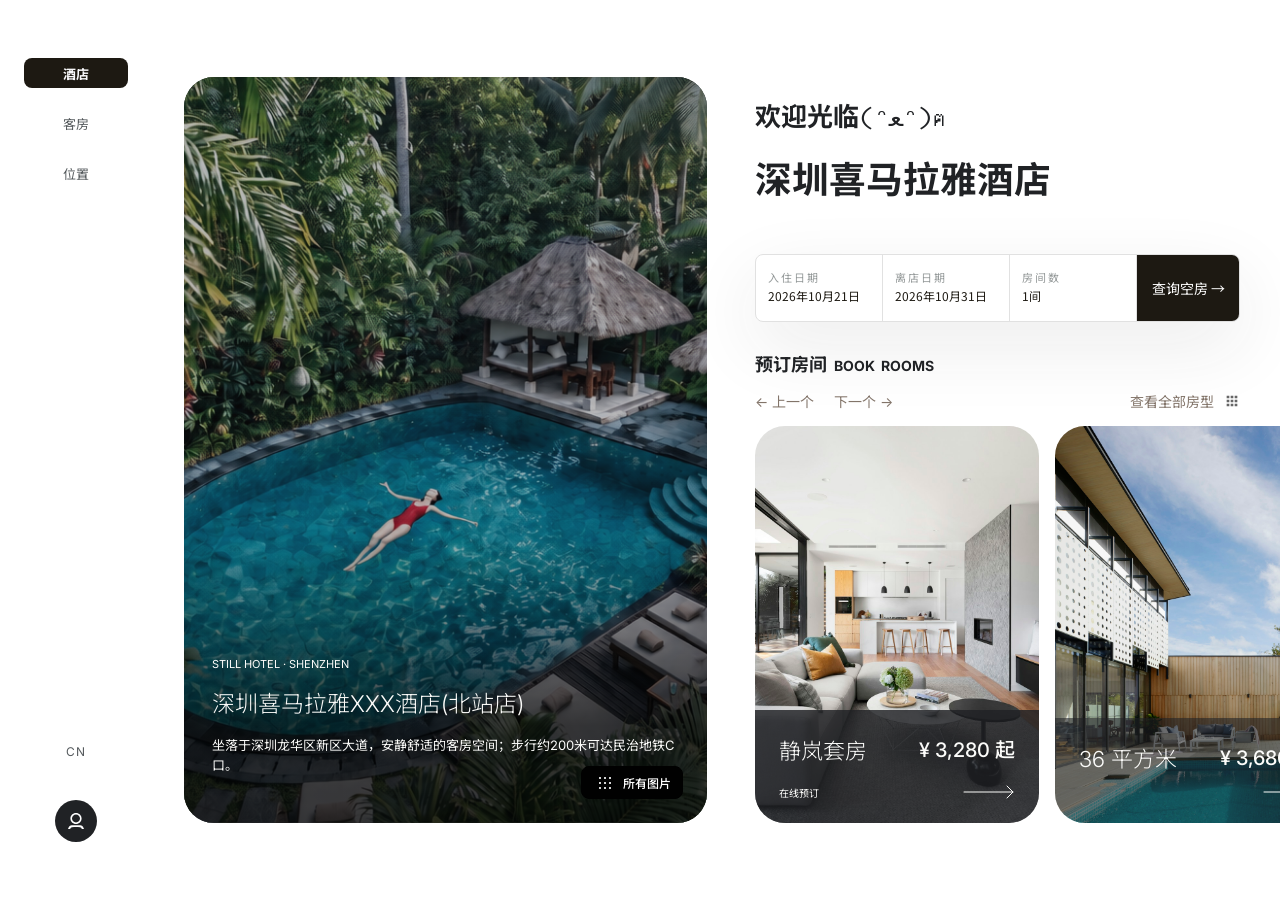
<file: index.html>
<!doctype html>
<html lang="zh-CN"><head><link rel="icon" href="assets/favicon.svg?v=4" type="image/svg+xml"><meta charset="utf-8"><meta name="viewport" content="width=device-width, initial-scale=1, viewport-fit=cover"><meta name="theme-color" content="#ffffff"><title>酒店首页 · 深圳喜马拉雅酒店</title><link rel="stylesheet" href="css/base.css"><link rel="stylesheet" href="css/home.css"></head><body class="home-page"><aside class="site-sidebar" data-sidebar="hotel"><nav aria-label="主导航"><a class="site-nav-link" href="index.html" aria-current="page">酒店</a><a class="site-nav-link" href="rooms.html">客房</a><a class="site-nav-link" href="location.html">位置</a></nav><div class="site-sidebar-footer"><span class="site-language">CN</span><a class="site-account" href="orders.html" aria-label="账户与订单"><img src="assets/home/543d1.svg" alt=""></a></div></aside><main class="home-layout"><section class="home-hero" aria-label="酒店环境"><img src="assets/home/7f767.png" alt="热带绿植环绕的酒店户外泳池"><div class="home-hero-copy"><p class="eyebrow">STILL HOTEL  ·  SHENZHEN</p><h2>深圳喜马拉雅XXX酒店(北站店)</h2><p class="intro">坐落于深圳龙华区新区大道，安静舒适的客房空间；步行约200米可达民治地铁C口。</p></div><a href="gallery.html?type=hotel" class="home-photos"><img src="assets/home/ee39a.svg" alt="">所有图片</a></section><section class="home-booking"><div class="home-intro-spacer"></div><header class="home-welcome"><p>欢迎光临<span>(ᵔﻌᵔ)ฅ&#x20;</span></p><h1>深圳喜马拉雅酒店</h1></header><form class="search-bar" data-search-form aria-label="查询可预订客房"><label class="search-field"><span class="search-label">入住日期</span><span class="search-value">2026年10月21日</span><input aria-label="入住日期" type="date" name="checkin" value="2026-10-21" required></label><label class="search-field"><span class="search-label">离店日期</span><span class="search-value">2026年10月31日</span><input aria-label="离店日期" type="date" name="checkout" value="2026-10-31" required></label><label class="search-field"><span class="search-label">房间数</span><span class="search-value">1间</span><select aria-label="房间数" name="rooms"><option value="1">1间</option><option value="2">2间</option><option value="3">3间</option><option value="4">4间</option><option value="5">5间</option></select></label><button class="search-submit" type="submit">查询空房 →</button></form><div class="home-intro-spacer"></div><div class="home-book-heading"><h2>预订房间</h2><p>BOOK  ROOMS</p></div><div class="home-room-tools"><button type="button" data-carousel="-1" aria-label="上一个房型">← 上一个</button><button type="button" data-carousel="1" aria-label="下一个房型">下一个 →</button><a href="rooms.html">查看全部房型<img src="assets/home/389a8.svg" alt=""></a></div><div class="home-room-strip"><a class="home-card" href="products.html?room=1" aria-label="预订静岚套房"><img src="assets/home/956d7.png" alt="静岚套房客房环境"><div class="home-card-copy"><div class="home-card-line"><h3>静岚套房</h3><p class="price">¥ 3,280 起</p></div><div class="home-card-bottom"><span>在线预订</span><img src="assets/home/8ff06.svg" alt=""></div></div></a><a class="home-card" href="products.html?room=2" aria-label="预订36 平方米"><img src="assets/home/bf387.png" alt="36 平方米客房环境"><div class="home-card-copy"><div class="home-card-line"><h3>36 平方米</h3><p class="price">¥ 3,680 起</p></div><div class="home-card-bottom"><span>在线预订</span><img src="assets/home/8ff06.svg" alt=""></div></div></a><a class="home-card" href="products.html?room=stone" aria-label="预订石庭套房"><img src="assets/home/69c30.png" alt="石庭套房客房环境"><div class="home-card-copy"><div class="home-card-line"><h3>石庭套房</h3><p class="price">¥ 3,680 起</p></div><div class="home-card-bottom"><span>在线预订</span><img src="assets/home/8ff06.svg" alt=""></div></div></a></div></section></main><script type="module" src="js/common.js"></script><script type="module" src="js/home.js"></script></body></html>
</file>
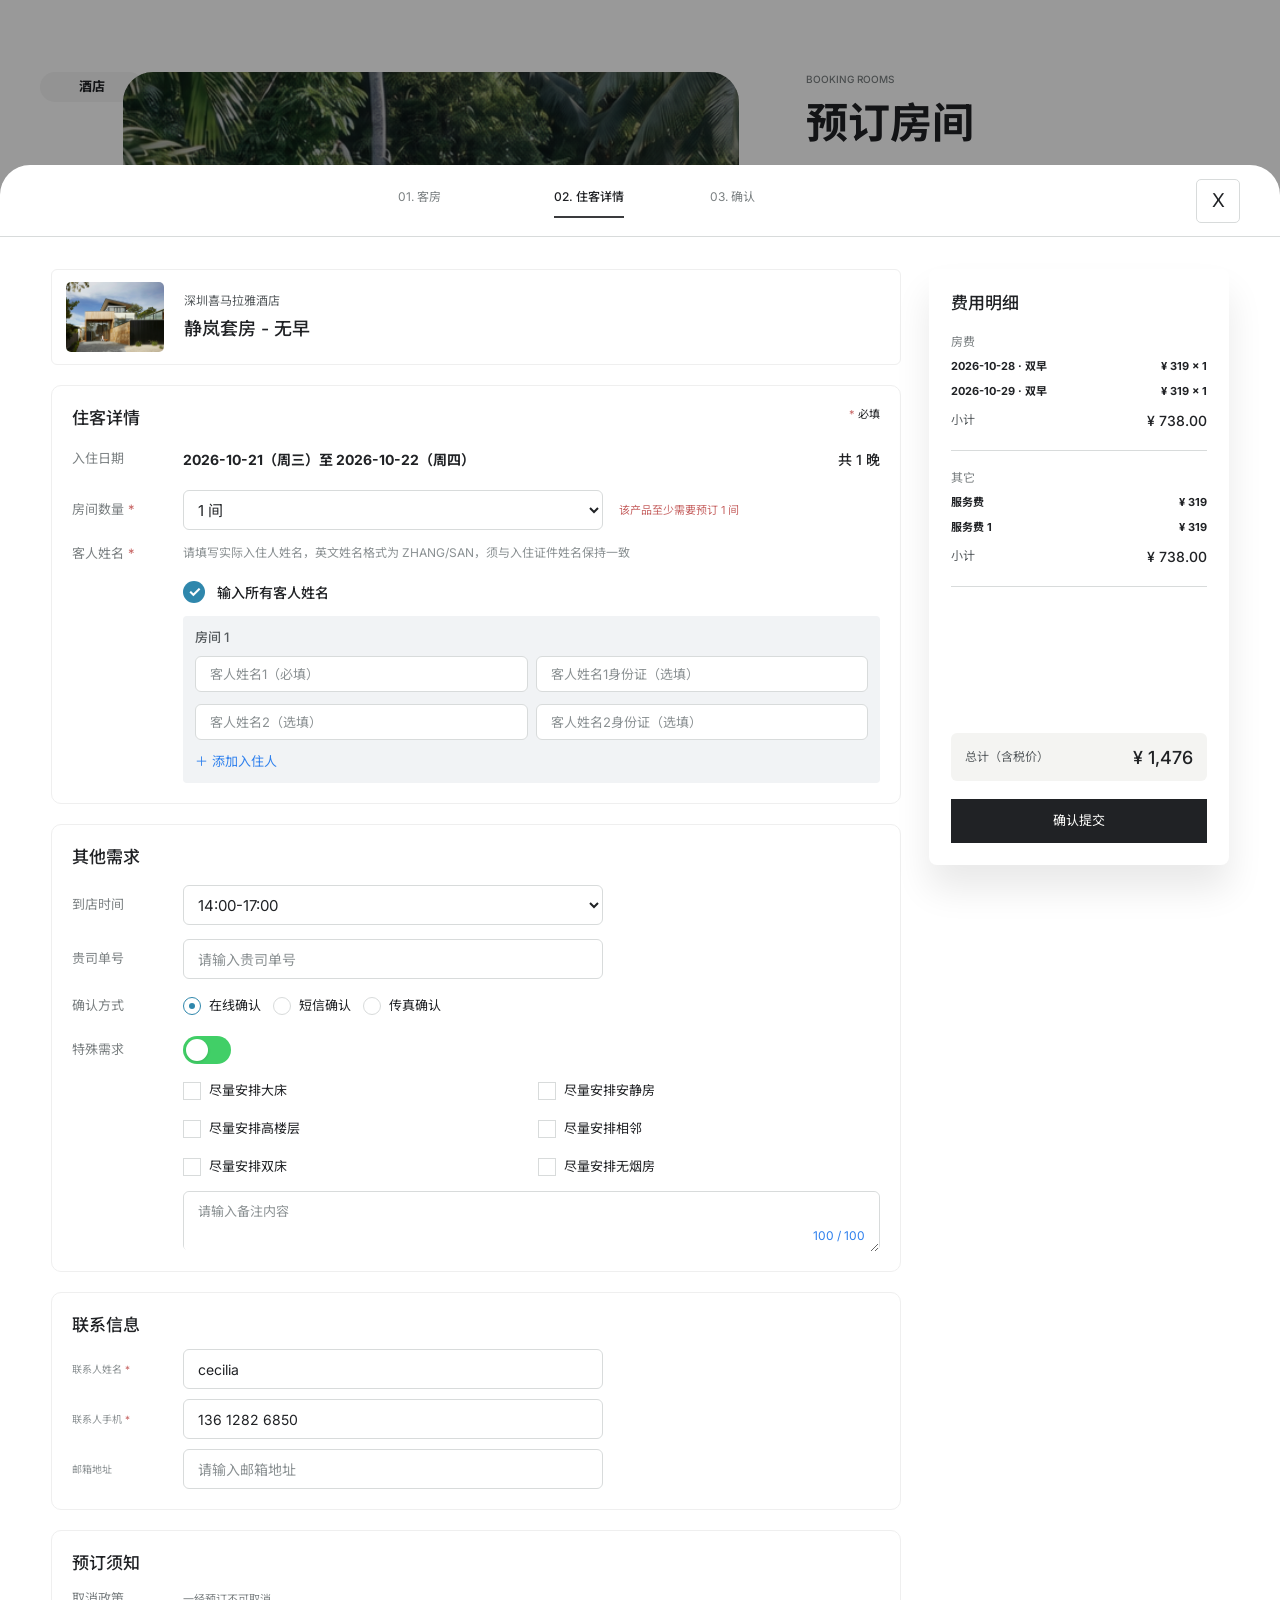
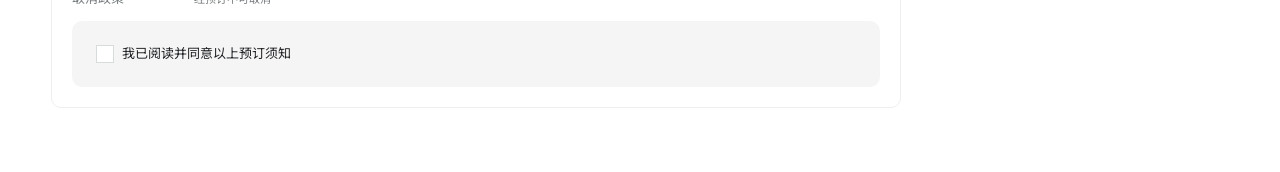
<file: booking.html>
<!doctype html>
<html lang="zh-CN">
<head><link rel="icon" href="assets/favicon.svg?v=4" type="image/svg+xml">
  <meta charset="utf-8"><meta name="viewport" content="width=device-width, initial-scale=1, viewport-fit=cover">
  <title>填写预订 · STILL HOTEL</title>
  <link rel="stylesheet" href="css/base.css"><link rel="stylesheet" href="css/booking.css">
  <script type="module" src="js/common.js"></script><script type="module" src="js/booking.js"></script>
</head>
<body class="bp-page bp-booking" data-page="booking">
  <div class="bp-booking-backdrop" aria-hidden="true"><div class="bp-backdrop-nav">酒店</div><div class="bp-backdrop-photo"></div><div class="bp-backdrop-title"><small>BOOKING ROOMS</small><strong>预订房间</strong></div></div>
  <header class="bp-flow-header"><a class="bp-header-back" href="products.html" aria-label="返回选择产品">←</a><nav class="bp-steps" aria-label="预订流程"><a href="products.html">01. 客房</a><span class="is-current" aria-current="step">02. 住客详情</span><span>03. 确认</span></nav><a class="bp-close" href="products.html" aria-label="关闭预订表单">X</a></header>
  <main class="bp-booking-content">
    <form id="booking-form" class="bp-booking-form" novalidate>
      <div class="bp-selection-summary"><img src="assets/booking/69c30.png" alt="所选客房"><div><p>深圳喜马拉雅酒店</p><h1 id="selected-room">静岚套房 - 无早</h1></div></div>
      <section class="bp-form-panel" aria-labelledby="guest-heading">
        <div class="bp-panel-heading"><h2 id="guest-heading">住客详情</h2><p><b>*</b> 必填</p></div>
        <div class="bp-form-row bp-stay-row"><span class="bp-form-label">入住日期</span><strong id="stay-dates">2026-10-21（周三）至 2026-10-22（周四）</strong><span id="stay-nights">共 1 晚</span></div>
        <div class="bp-form-row"><label class="bp-form-label" for="room-count">房间数量 <b>*</b></label><select id="room-count" name="rooms"><option value="1">1 间</option><option value="2">2 间</option><option value="3">3 间</option><option value="4">4 间</option><option value="5">5 间</option></select><span class="bp-minimum-note">该产品至少需要预订 1 间</span></div>
        <div class="bp-form-row bp-name-hint"><span class="bp-form-label">客人姓名 <b>*</b></span><p>请填写实际入住人姓名，英文姓名格式为 ZHANG/SAN，须与入住证件姓名保持一致</p></div>
        <div class="bp-name-mode"><span class="bp-check-icon" aria-hidden="true">✓</span>输入所有客人姓名</div>
        <div id="guest-rooms" class="bp-guest-rooms">
          <div class="bp-guest-room" data-room="1"><div class="bp-guest-row"><strong>房间 1</strong><input name="guest1" required maxlength="60" placeholder="客人姓名1（必填）" aria-label="房间1客人姓名1" autocomplete="name"><input name="identity1" maxlength="30" placeholder="客人姓名1身份证（选填）" aria-label="房间1客人1身份证"></div><div class="bp-guest-row"><span></span><input name="guest2" maxlength="60" placeholder="客人姓名2（选填）" aria-label="房间1客人姓名2"><input name="identity2" maxlength="30" placeholder="客人姓名2身份证（选填）" aria-label="房间1客人2身份证"></div><button type="button" class="bp-add-guest">＋ 添加入住人</button></div>
        </div>
      </section>
      <section class="bp-form-panel bp-needs-panel" aria-labelledby="needs-heading">
        <div class="bp-panel-heading"><h2 id="needs-heading">其他需求</h2></div>
        <div class="bp-form-row"><label class="bp-form-label" for="arrival-time">到店时间</label><select id="arrival-time" name="arrival"><option>14:00-17:00</option><option>17:00-20:00</option><option>20:00-23:00</option><option>23:00 以后</option></select></div>
        <div class="bp-form-row"><label class="bp-form-label" for="company-order">贵司单号</label><input id="company-order" name="companyOrder" placeholder="请输入贵司单号" maxlength="40"></div>
        <div class="bp-form-row"><span class="bp-form-label" id="confirmation-label">确认方式</span><div class="bp-radio-options" role="radiogroup" aria-labelledby="confirmation-label"><label><input type="radio" name="confirmation" value="online" checked>在线确认</label><label><input type="radio" name="confirmation" value="sms">短信确认</label><label><input type="radio" name="confirmation" value="fax">传真确认</label></div></div>
        <div class="bp-form-row"><label class="bp-form-label" for="special-needs">特殊需求</label><button class="bp-switch" id="special-needs" type="button" role="switch" aria-checked="true" aria-controls="special-options" aria-label="启用特殊需求"><span></span></button></div>
        <div id="special-options" class="bp-special-options"><div class="bp-preferences"><label><input type="checkbox" name="preferences" value="大床">尽量安排大床</label><label><input type="checkbox" name="preferences" value="安静房">尽量安排安静房</label><label><input type="checkbox" name="preferences" value="高楼层">尽量安排高楼层</label><label><input type="checkbox" name="preferences" value="相邻">尽量安排相邻</label><label><input type="checkbox" name="preferences" value="双床">尽量安排双床</label><label><input type="checkbox" name="preferences" value="无烟房">尽量安排无烟房</label></div><div class="bp-remarks-wrap"><textarea name="remarks" id="remarks" maxlength="100" placeholder="请输入备注内容" aria-label="备注内容"></textarea><span id="remarks-count">100 / 100</span></div></div>
      </section>
      <section class="bp-form-panel bp-contact-panel" aria-labelledby="contact-heading"><div class="bp-panel-heading"><h2 id="contact-heading">联系信息</h2></div><div class="bp-form-row"><label class="bp-form-label" for="contact-name">联系人姓名 <b>*</b></label><input id="contact-name" name="contactName" value="cecilia" required autocomplete="name" maxlength="60"></div><div class="bp-form-row"><label class="bp-form-label" for="contact-phone">联系人手机 <b>*</b></label><input id="contact-phone" name="phone" type="tel" value="136 1282 6850" required autocomplete="tel" maxlength="24"></div><div class="bp-form-row"><label class="bp-form-label" for="contact-email">邮箱地址</label><input id="contact-email" name="email" type="email" placeholder="请输入邮箱地址" autocomplete="email" maxlength="100"></div></section>
      <section class="bp-form-panel bp-policy-panel" aria-labelledby="policy-heading"><div class="bp-panel-heading"><h2 id="policy-heading">预订须知</h2></div><div class="bp-form-row"><span class="bp-form-label">取消政策</span><p>一经预订不可取消</p></div><div class="bp-policy-agreement"><label><input type="checkbox" name="agreement" required>我已阅读并同意以上预订须知</label></div></section>
      <p class="bp-validation-message" id="booking-validation" role="alert" hidden></p>
    </form>
    <aside class="bp-fee-summary" aria-labelledby="fee-heading"><h2 id="fee-heading">费用明细</h2><div class="bp-fee-section"><h3>房费</h3><div id="nightly-fees" class="bp-fee-lines"><p><span>2026-10-21 · 无早</span><strong>¥ 2,280 × 1</strong></p></div><p class="bp-fee-subtotal"><span>小计</span><strong id="room-subtotal">¥ 2,280.00</strong></p></div><div class="bp-fee-section"><h3>其它</h3><div class="bp-fee-lines"><p><span>服务费</span><strong>¥ 0</strong></p><p><span>附加项费用</span><strong>¥ 0</strong></p></div><p class="bp-fee-subtotal"><span>小计</span><strong>¥ 0.00</strong></p></div><div class="bp-fee-spacer"></div><div class="bp-total"><span>总计（含税价）</span><strong id="booking-total">¥ 2,280</strong></div><button type="submit" form="booking-form" class="bp-submit" id="booking-submit">确认提交</button></aside>
  </main>
  <dialog class="bp-confirmation-dialog" id="booking-confirmation" aria-labelledby="confirmation-heading"><div class="bp-confirmation-mark" aria-hidden="true">✓</div><h2 id="confirmation-heading">预订已提交</h2><p>您的预订信息已保存，请在订单中查看详情。</p><p class="bp-confirmation-number" id="confirmation-number"></p><a class="bp-submit" href="orders.html">查看我的订单</a><button type="button" id="confirmation-close">返回酒店</button></dialog>
</body>
</html>
</file>
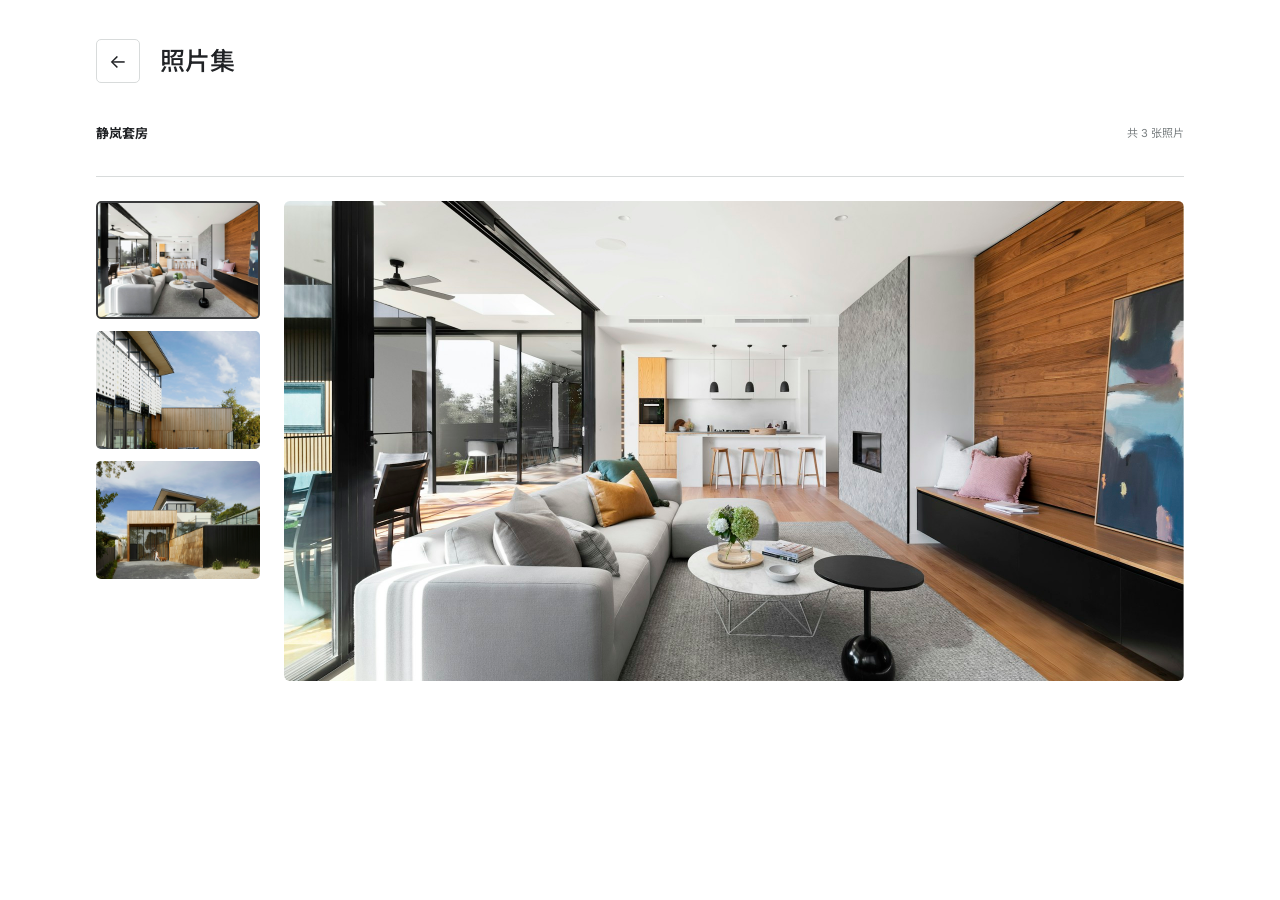
<file: gallery.html>
<!doctype html><html lang="zh-CN"><head><link rel="icon" href="assets/favicon.svg?v=4" type="image/svg+xml"><meta charset="utf-8"><meta name="viewport" content="width=device-width, initial-scale=1, viewport-fit=cover"><title>照片集 · 深圳喜马拉雅酒店</title><link rel="stylesheet" href="css/base.css"><link rel="stylesheet" href="css/gallery.css"></head><body class="gallery-page"><main class="gallery-main"><header class="gallery-header"><a class="gallery-back" href="rooms.html" aria-label="返回">←</a><h1>照片集</h1></header><div class="gallery-categories"><p class="gallery-room-label">客房及套房</p><div class="gallery-tabs" role="tablist" aria-label="照片分类" hidden><button role="tab" aria-selected="true" data-category="exterior">外观</button><button role="tab" aria-selected="false" data-category="rooms">房型</button><button role="tab" aria-selected="false" data-category="other">其它</button></div><p class="gallery-count">共 3 张精选客房照片</p></div><div class="gallery-line"></div><div class="gallery-viewer"><div class="gallery-thumbnails" role="tablist" aria-label="照片缩略图"></div><div class="gallery-photo"><img id="gallery-main-image" src="assets/room-gallery/956d7.png" alt="静岚套房客厅"><button class="gallery-step gallery-prev" type="button" aria-label="上一张照片">‹</button><button class="gallery-step gallery-next" type="button" aria-label="下一张照片">›</button><p class="gallery-status" aria-live="polite">1 / 3</p></div></div></main><script type="module" src="js/common.js"></script><script type="module" src="js/gallery.js"></script></body></html>
</file>
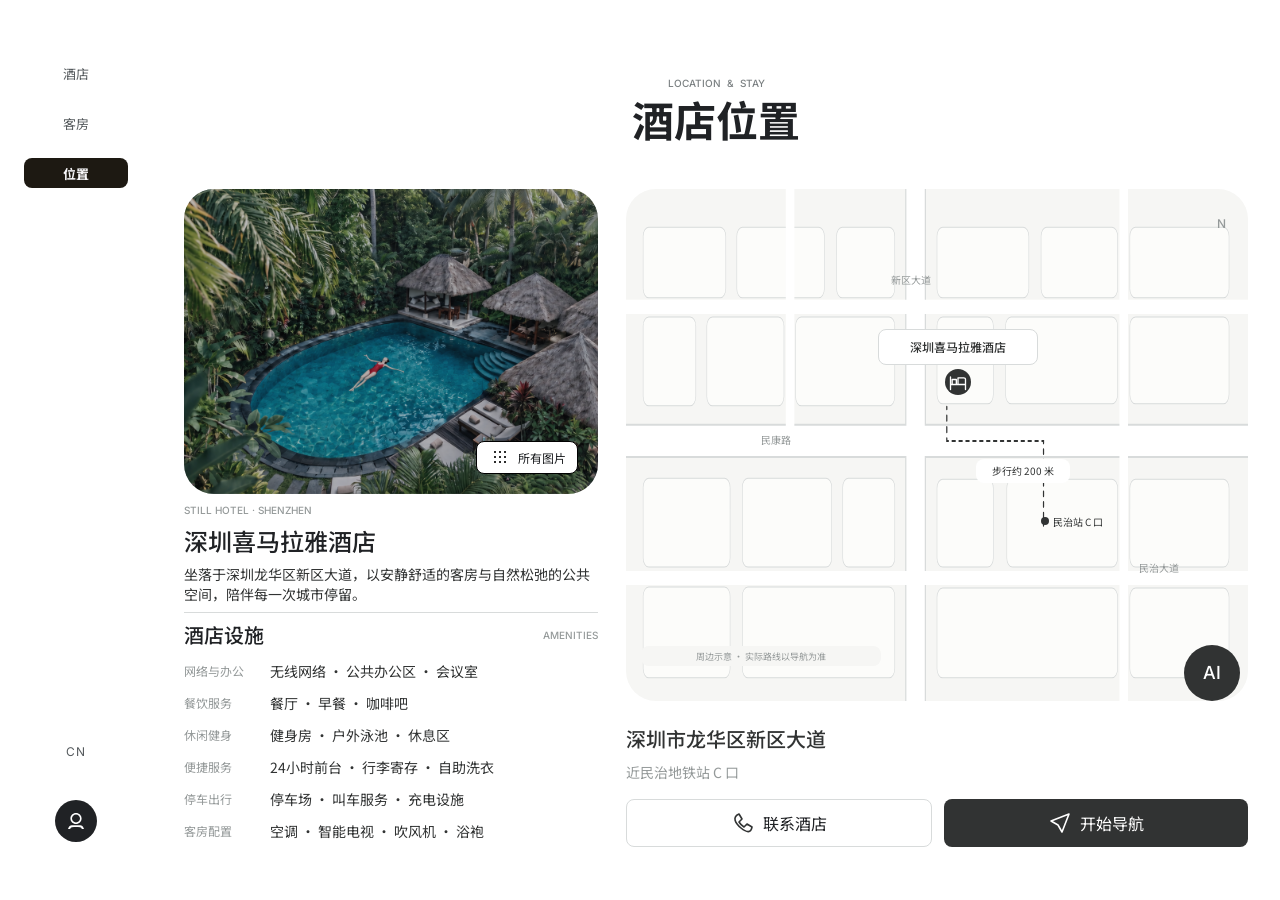
<file: location.html>
<!doctype html>
<html lang="zh-CN"><head><link rel="icon" href="assets/favicon.svg?v=4" type="image/svg+xml"><meta charset="utf-8"><meta name="viewport" content="width=device-width, initial-scale=1, viewport-fit=cover"><title>酒店位置 · 深圳喜马拉雅酒店</title><link rel="stylesheet" href="css/base.css"><link rel="stylesheet" href="css/location.css"></head><body class="location-page"><aside class="site-sidebar" data-sidebar="location"><nav aria-label="主导航"><a class="site-nav-link" href="index.html">酒店</a><a class="site-nav-link" href="rooms.html">客房</a><a class="site-nav-link" href="location.html" aria-current="page">位置</a></nav><div class="site-sidebar-footer"><span class="site-language">CN</span><a class="site-account" href="orders.html" aria-label="账户与订单"><img src="assets/home/543d1.svg" alt=""></a></div></aside><main class="page-main"><header class="page-heading"><p>LOCATION  &amp;  STAY</p><h1>酒店位置</h1></header><div class="location-body"><section class="location-intro"><div class="location-photo"><img src="assets/location/7f767.png" alt="酒店户外泳池与自然环境"><a class="location-photos" href="gallery.html?type=hotel"><img src="assets/location/2e0fc.svg" alt="">所有图片</a></div><div class="location-about"><p class="eyebrow">STILL HOTEL · SHENZHEN</p><h2>深圳喜马拉雅酒店</h2><p>坐落于深圳龙华区新区大道，以安静舒适的客房与自然松弛的公共空间，陪伴每一次城市停留。</p></div><div class="location-divider"></div><section class="location-amenities"><header><h2>酒店设施</h2><span>AMENITIES</span></header><dl><div class="amenity-row"><dt>网络与办公</dt><dd>无线网络 · 公共办公区 · 会议室</dd></div><div class="amenity-row"><dt>餐饮服务</dt><dd>餐厅 · 早餐 · 咖啡吧</dd></div><div class="amenity-row"><dt>休闲健身</dt><dd>健身房 · 户外泳池 · 休息区</dd></div><div class="amenity-row"><dt>便捷服务</dt><dd>24小时前台 · 行李寄存 · 自助洗衣</dd></div><div class="amenity-row"><dt>停车出行</dt><dd>停车场 · 叫车服务 · 充电设施</dd></div><div class="amenity-row"><dt>客房配置</dt><dd>空调 · 智能电视 · 吹风机 · 浴袍</dd></div></dl></section></section><section class="location-map-column" aria-label="地图与到店信息"><div class="location-map"><img src="assets/location/9c6fa.svg" alt="酒店周边道路和步行路线示意图"><span class="map-north">N</span><span class="map-street map-street-one">新区大道</span><span class="map-street map-street-two">民康路</span><span class="map-street map-street-three">民治大道</span><div class="map-hotel"><div class="map-hotel-name">深圳喜马拉雅酒店</div><div class="map-hotel-icon"><img src="assets/location/abab0.svg" alt="酒店位置"></div></div><div class="map-station"><i></i>民治站 C 口</div><div class="map-distance">步行约 200 米</div><div class="map-note">周边示意 · 实际路线以导航为准</div></div><div class="location-address"><div class="location-address-copy"><h2>深圳市龙华区新区大道</h2><p>近民治地铁站 C 口</p></div><div class="location-actions"><button class="ui-button button-outline" type="button" data-contact><img src="assets/orders/0056a.svg" alt="">联系酒店</button><a class="ui-button button-dark" href="https://uri.amap.com/search?keyword=%E6%B7%B1%E5%9C%B3%E5%B8%82%E9%BE%99%E5%8D%8E%E5%8C%BA%E6%96%B0%E5%8C%BA%E5%A4%A7%E9%81%93&amp;city=%E6%B7%B1%E5%9C%B3" target="_blank" rel="noopener"><img src="assets/location/9ccf1.svg" alt="">开始导航</a></div></div></section></div></main><button class="location-ai" type="button" aria-label="打开 AI 旅行助手" aria-expanded="false" aria-controls="ai-panel"><span class="location-ai-label">AI · 智能点评，看看酒店评价</span><span class="location-ai-orb">AI</span></button><section class="ai-panel" id="ai-panel" hidden aria-label="AI 旅行助手"><header><h2>AI 旅行助手</h2><button type="button" data-close-ai aria-label="关闭旅行助手">×</button></header><p>从酒店位置与设施信息，了解这次入住。</p><div class="ai-prompts"><button data-ai-question>如何到店？</button><button data-ai-question>有哪些设施？</button><button data-ai-question>停车方便吗？</button></div><div class="ai-answer" aria-live="polite">选择一个问题，查看本页提供的酒店信息。</div><form id="ai-form"><input name="question" aria-label="旅行问题" placeholder="想了解什么？" maxlength="200"><button type="submit">发送</button></form></section><dialog class="ui-dialog" id="hotel-contact"><button class="ui-dialog-close" data-dialog-close aria-label="关闭联系信息">×</button><h2>联系酒店</h2><p>深圳喜马拉雅酒店<br>深圳市龙华区新区大道<br>24 小时前台服务</p><p>设计稿未提供联系电话。完成酒店资料接入后，此处将展示酒店确认的联系方式。</p><div class="dialog-actions"><button class="ui-button button-dark" data-dialog-close>知道了</button></div></dialog><script type="module" src="js/common.js"></script><script type="module" src="js/location.js"></script></body></html>
</file>
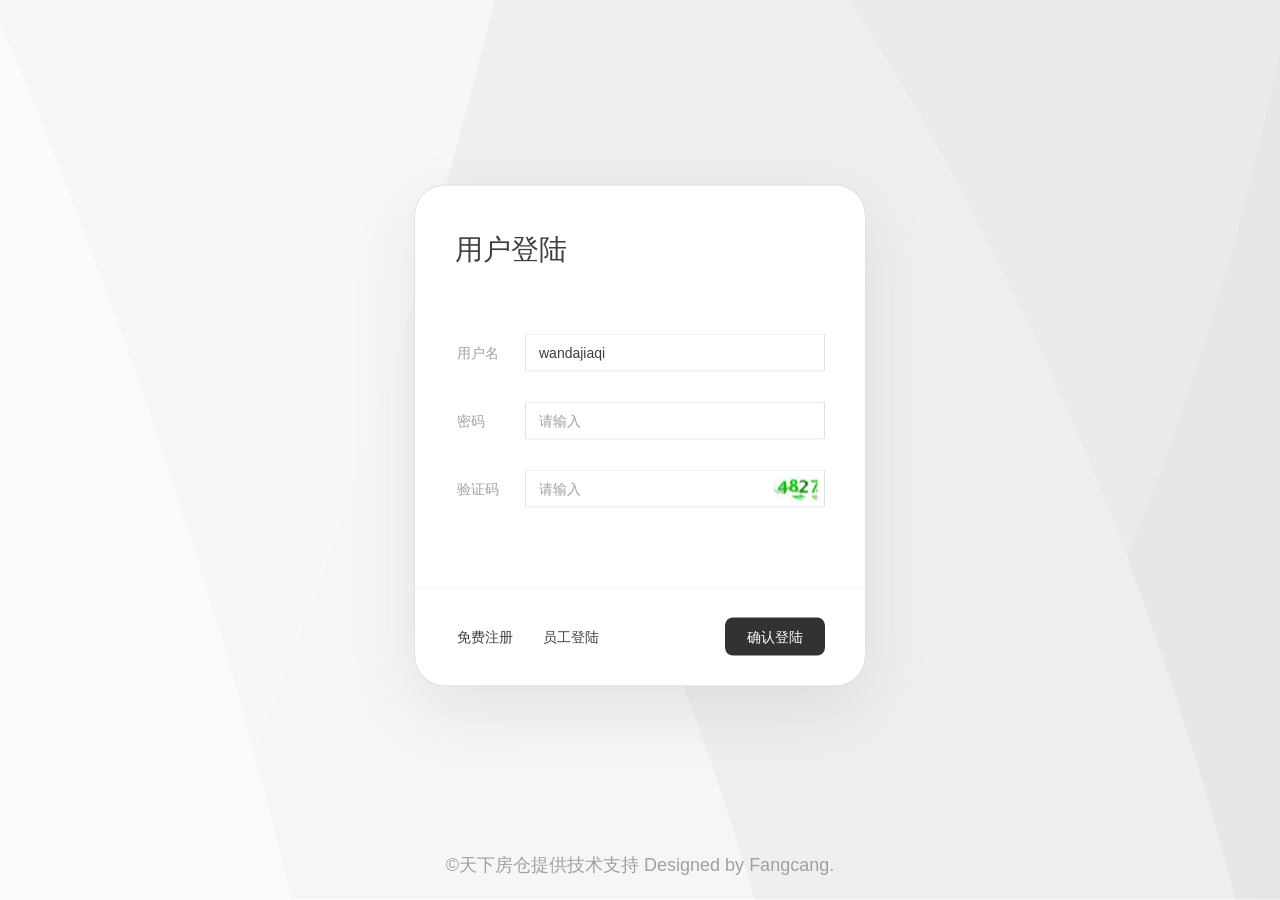
<file: login.html>
<!doctype html>
<html lang="zh-CN">
<head><link rel="icon" href="assets/favicon.svg?v=4" type="image/svg+xml">
  <meta charset="utf-8">
  <meta name="viewport" content="width=device-width, initial-scale=1">
  <title>用户登陆 · 酒店预订</title>
  <link rel="stylesheet" href="css/base.css">
  <link rel="stylesheet" href="css/login.css">
  <script type="module" src="js/common.js"></script>
  <script type="module" src="js/login.js"></script>
</head>
<body class="login-page">
  <main class="login-main">
    <img class="login-background" src="assets/login/18849.svg" alt="">
    <div class="auth-stage" id="auth-stage" data-view="login">
    <section class="login-card auth-panel" id="login-panel" aria-labelledby="login-title">
      <h1 id="login-title">用户登陆</h1>
      <form id="login-form" novalidate>
        <div class="login-fields">
          <label class="login-field" for="login-user"><span>用户名</span><span class="login-input-wrap"><img src="assets/login/24a04.svg" alt=""><input id="login-user" name="username" autocomplete="username" value="wandajiaqi" required></span></label>
          <label class="login-field" for="login-password"><span>密码</span><span class="login-input-wrap"><img src="assets/login/24a04.svg" alt=""><input id="login-password" name="password" type="password" autocomplete="current-password" placeholder="请输入" required minlength="6"></span></label>
          <label class="login-field" for="login-captcha"><span>验证码</span><span class="login-input-wrap login-captcha-wrap"><img src="assets/login/24a04.svg" alt=""><input id="login-captcha" name="captcha" placeholder="请输入" autocomplete="off" inputmode="numeric" maxlength="4" required><img class="login-captcha-image" src="assets/login/e679b.png" alt="验证码 4827"></span></label>
        </div>
        <p class="login-feedback" id="login-feedback" role="status" aria-live="polite"></p>
        <div class="login-footer"><img class="login-divider" src="assets/login/a935a.svg" alt=""><div class="login-links"><button type="button" id="login-register">免费注册</button><button type="button" id="login-employee">员工登陆</button></div><button type="submit" class="login-submit">确认登陆</button></div>
      </form>
    </section>
    <section class="register-card auth-panel" id="register-panel" aria-labelledby="register-title" aria-hidden="true" hidden inert>
      <form id="login-register-form" novalidate>
        <h1 id="register-title">新用户注册</h1>
        <div class="register-fields">
          <label class="register-field" for="register-company"><span>公司名称</span><input id="register-company" name="company" autocomplete="organization" placeholder="请输入公司名称" required></label>
          <label class="register-field" for="register-contact"><span>联系人姓名</span><input id="register-contact" name="contact" autocomplete="name" placeholder="请填写真实姓名" required></label>
          <label class="register-field" for="register-phone"><span>用户名</span><input id="register-phone" name="phone" type="tel" autocomplete="tel username" inputmode="numeric" maxlength="11" placeholder="手机号" required></label>
          <label class="register-field" for="register-code"><span>验证码</span><span class="register-code-control"><input id="register-code" name="code" autocomplete="one-time-code" inputmode="numeric" maxlength="4" placeholder="请输入验证码" required><button type="button" id="register-get-code">获取验证码</button></span></label>
          <label class="register-field" for="register-password"><span>设置密码</span><input id="register-password" name="newPassword" type="password" autocomplete="new-password" minlength="6" maxlength="16" placeholder="请设置6-16位登录密码" required></label>
          <label class="register-field" for="register-confirm"><span>确认密码</span><input id="register-confirm" name="confirmPassword" type="password" autocomplete="new-password" minlength="6" maxlength="16" placeholder="请确认密码" required></label>
        </div>
        <label class="register-agreement"><input type="checkbox" name="agreement" required><span>我已阅读并同意<a href="#cooperation-agreement" id="register-agreement-link">《合作协议》</a></span></label>
        <p class="register-feedback" id="login-register-feedback" role="status" aria-live="polite"></p>
        <footer class="register-footer"><button type="button" class="register-login" id="register-login">登录</button><button type="submit" class="login-submit register-submit">申请注册</button></footer>
      </form>
    </section>
    </div>
    <p class="login-copyright">©天下房仓提供技术支持 Designed by Fangcang.</p>
  </main>
</body>
</html>
</file>
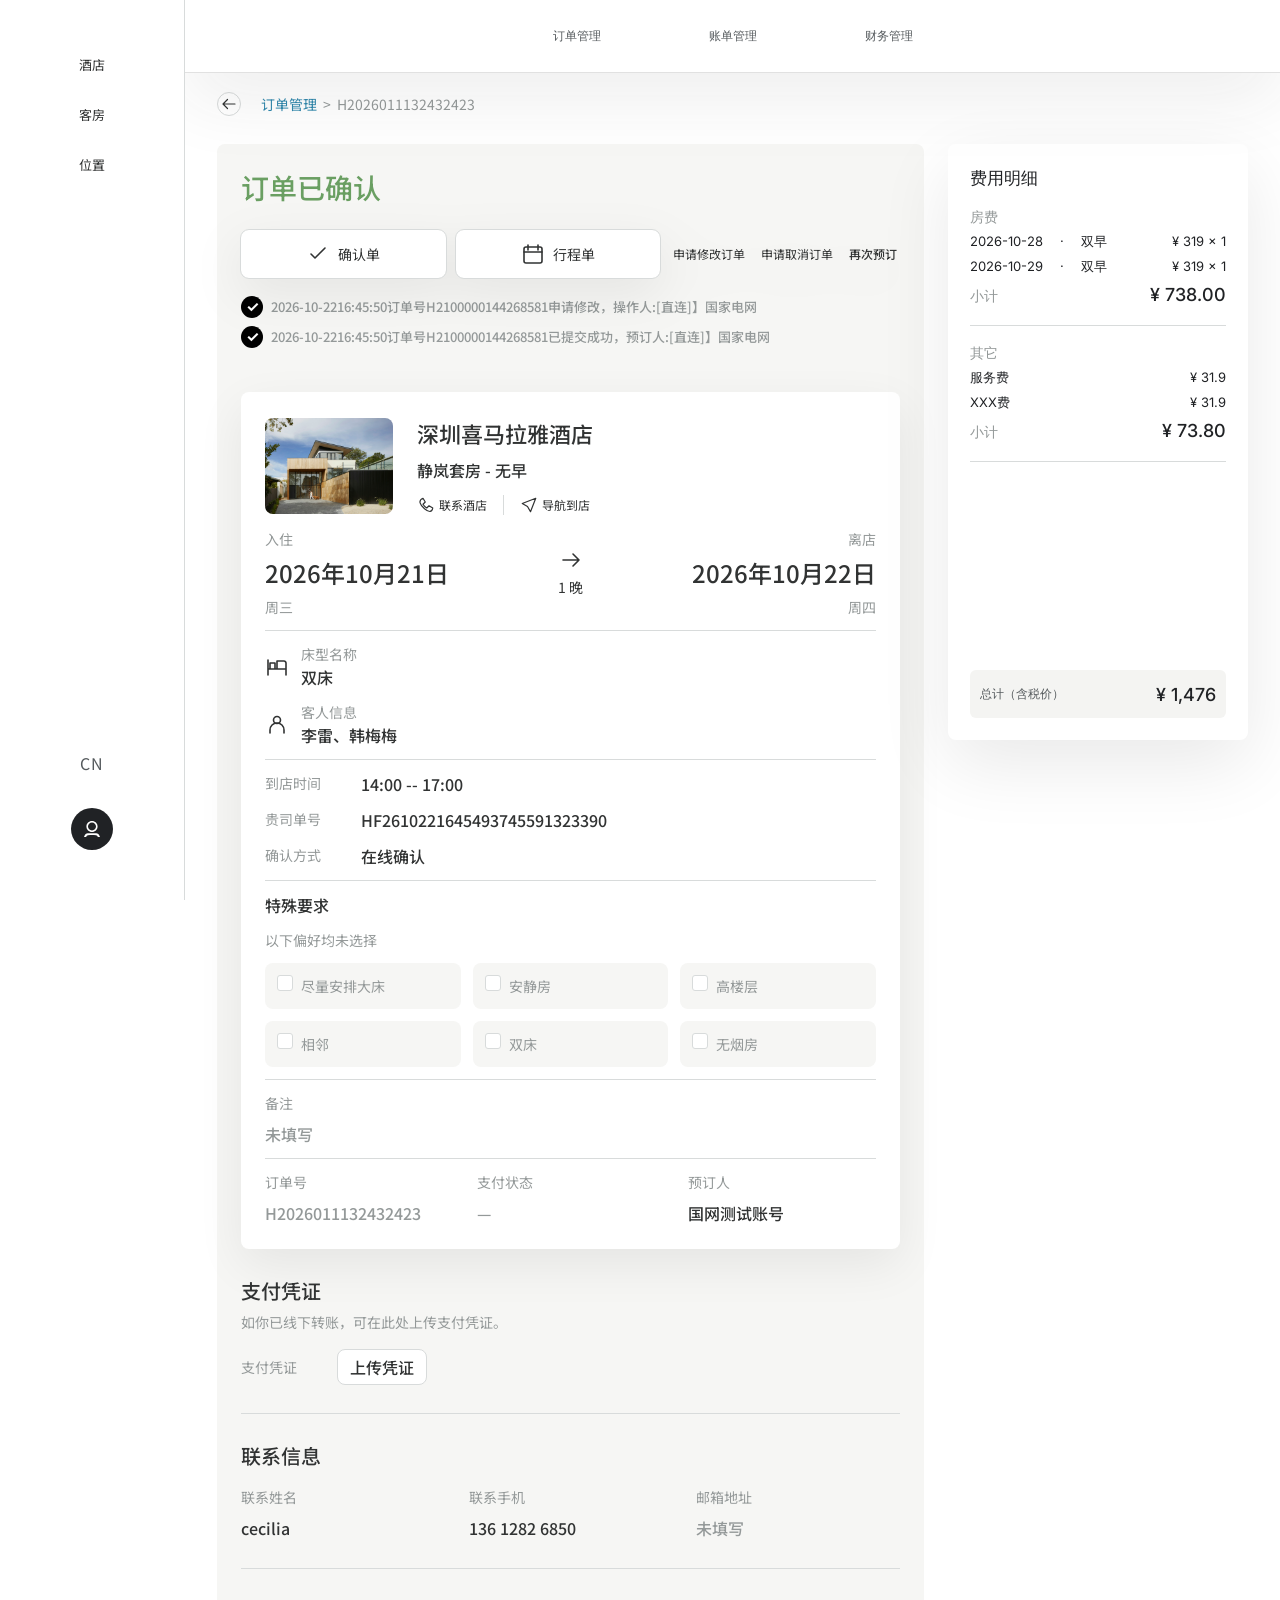
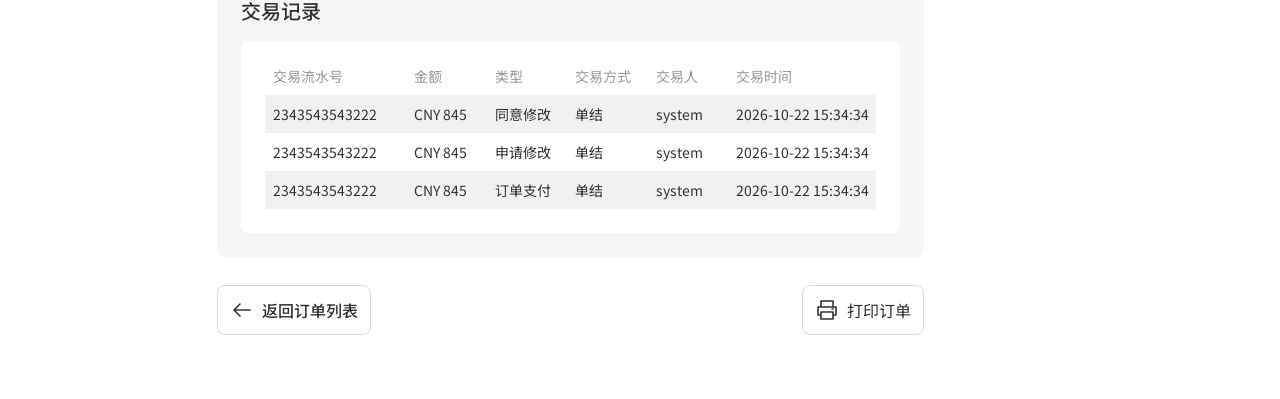
<file: order-detail.html>
<!doctype html>
<html lang="zh-CN">
<head><link rel="icon" href="assets/favicon.svg?v=4" type="image/svg+xml">
  <meta charset="utf-8"><meta name="viewport" content="width=device-width, initial-scale=1">
  <title>订单详情 · 酒店预订</title>
  <link rel="stylesheet" href="css/base.css"><link rel="stylesheet" href="css/orders.css">
  <script type="module" src="js/common.js"></script><script type="module" src="js/orders.js"></script>
</head>
<body class="detail-page">
  <aside class="site-sidebar" data-sidebar="orders"><nav aria-label="主导航"><a class="site-nav-link" href="index.html">酒店</a><a class="site-nav-link" href="rooms.html">客房</a><a class="site-nav-link" href="location.html">位置</a></nav><div class="site-sidebar-footer"><span class="site-language">CN</span><a class="site-account" href="orders.html" aria-label="账户与订单"><img src="assets/home/543d1.svg" alt=""></a></div></aside>
  <main class="orders-main">
    <nav class="orders-topnav" aria-label="账户管理"><a href="orders.html">订单管理</a><button type="button" data-account-panel="bill">账单管理</button><button type="button" data-account-panel="finance">财务管理</button></nav>
    <nav class="detail-breadcrumb" aria-label="面包屑"><a class="detail-back-icon" href="orders.html" aria-label="返回订单列表"><img src="assets/orders/d8167.svg" alt=""></a><a href="orders.html">订单管理</a><span> &gt; </span><span data-detail="id">H2026011132432423</span></nav>
    <div class="detail-content">
      <div class="detail-layout">
        <div class="detail-primary">
          <article class="detail-panel">
            <section class="detail-status-area" aria-label="订单状态与操作">
              <h1 id="detail-status">订单已确认</h1>
              <div class="detail-actions">
                <button type="button" class="orders-button" data-detail-action="confirmation"><img src="assets/orders/8fe7b.svg" alt="">确认单</button>
                <button type="button" class="orders-button" data-detail-action="itinerary"><img src="assets/orders/70c80.svg" alt="">行程单</button>
                <button type="button" class="orders-button orders-button-plain" data-detail-action="modify"><img src="assets/orders/9cf88.svg" alt="">申请修改订单</button>
                <button type="button" class="orders-button orders-button-plain" data-detail-action="cancel"><img src="assets/orders/8b05c.svg" alt="">申请取消订单</button>
                <a class="orders-button orders-button-plain" href="rooms.html"><img src="assets/orders/9cf88.svg" alt="">再次预订</a>
              </div>
              <ol class="detail-timeline" id="detail-timeline"><li><span>✓</span><p>2026-10-2216:45:50订单号H2100000144268581申请修改，操作人:[直连]】国家电网</p></li><li><span>✓</span><p>2026-10-2216:45:50订单号H2100000144268581已提交成功，预订人:[直连]】国家电网</p></li></ol>
            </section>
            <section class="detail-ticket" aria-label="入住信息">
              <div class="detail-hotel"><img class="detail-hotel-photo" src="assets/orders/69c30.png" alt="深圳喜马拉雅酒店"><div class="detail-hotel-heading"><div><h2 data-detail="hotel">深圳喜马拉雅酒店</h2><p data-detail="room">静岚套房 - 无早</p></div><div class="detail-hotel-contact"><button type="button" data-detail-action="contact"><img src="assets/orders/0056a.svg" alt="">联系酒店</button><img class="detail-contact-divider" src="assets/orders/a2c05.svg" alt=""><button type="button" data-detail-action="location"><img src="assets/orders/8bcd0.svg" alt="">导航到店</button></div></div></div>
              <div class="detail-stay"><div><span>入住</span><strong data-detail="checkin">2026年10月21日</strong><span data-detail="checkinWeek">周三</span></div><div class="detail-nights"><img src="assets/orders/d8167.svg" alt="至"><p><span data-detail="nights">1</span> 晚</p></div><div><span>离店</span><strong data-detail="checkout">2026年10月22日</strong><span data-detail="checkoutWeek">周四</span></div></div>
              <hr>
              <div class="detail-summary"><div><img src="assets/orders/85b8d.svg" alt=""><div><span>床型名称</span><p>双床</p></div></div><div><img src="assets/orders/4d30f.svg" alt=""><div><span>客人信息</span><p data-detail="guest">李雷、韩梅梅</p></div></div></div>
              <hr>
              <dl class="detail-rows"><div><dt>到店时间</dt><dd>14:00 -- 17:00</dd></div><div><dt>贵司单号</dt><dd>HF2610221645493745591323390</dd></div><div><dt>确认方式</dt><dd>在线确认</dd></div></dl>
              <hr>
              <section class="detail-preferences" aria-labelledby="detail-preferences-title"><h3 id="detail-preferences-title">特殊要求</h3><p>以下偏好均未选择</p><div class="detail-preference-grid"><label><input type="checkbox" disabled>尽量安排大床</label><label><input type="checkbox" disabled>安静房</label><label><input type="checkbox" disabled>高楼层</label><label><input type="checkbox" disabled>相邻</label><label><input type="checkbox" disabled>双床</label><label><input type="checkbox" disabled>无烟房</label></div></section>
              <hr>
              <div class="detail-note"><span>备注</span><p data-detail="note">未填写</p></div>
              <hr>
              <dl class="detail-metadata"><div><dt>订单号</dt><dd data-detail="id">H2026011132432423</dd></div><div><dt>支付状态</dt><dd data-detail="payment">—</dd></div><div><dt>预订人</dt><dd data-detail="booker">国网测试账号</dd></div></dl>
            </section>
            <section class="detail-payment"><div class="detail-section-heading"><h2>支付凭证</h2><p>如你已线下转账，可在此处上传支付凭证。</p></div><div class="detail-upload"><span>支付凭证</span><label class="orders-button" for="detail-proof">上传凭证</label><input type="file" id="detail-proof" accept="image/*,.pdf" hidden><p id="detail-proof-name" aria-live="polite"></p></div><div id="detail-proof-preview" hidden></div></section>
            <hr>
            <section class="detail-contact"><h2>联系信息</h2><dl class="detail-metadata"><div><dt>联系姓名</dt><dd data-detail="contactName">cecilia</dd></div><div><dt>联系手机</dt><dd data-detail="phone">136 1282 6850</dd></div><div><dt>邮箱地址</dt><dd class="detail-muted">未填写</dd></div></dl></section>
            <hr>
            <section class="detail-transactions"><h2>交易记录</h2><div class="detail-table-wrap"><table><thead><tr><th scope="col">交易流水号</th><th scope="col">金额</th><th scope="col">类型</th><th scope="col">交易方式</th><th scope="col">交易人</th><th scope="col">交易时间</th></tr></thead><tbody id="detail-transactions"><tr><td>2343543543222</td><td>CNY 845</td><td>同意修改</td><td>单结</td><td>system</td><td>2026-10-22 15:34:34</td></tr><tr><td>2343543543222</td><td>CNY 845</td><td>申请修改</td><td>单结</td><td>system</td><td>2026-10-22 15:34:34</td></tr><tr><td>2343543543222</td><td>CNY 845</td><td>订单支付</td><td>单结</td><td>system</td><td>2026-10-22 15:34:34</td></tr></tbody></table></div></section>
          </article>
          <div class="detail-bottom-actions"><a href="orders.html" class="orders-button"><img class="detail-arrow-back" src="assets/orders/d8167.svg" alt="">返回订单列表</a><button type="button" class="orders-button" data-detail-action="print"><img src="assets/orders/d3909.svg" alt="">打印订单</button></div>
        </div>
        <aside class="detail-cost" aria-label="费用明细"><h2>费用明细</h2><div class="detail-cost-group"><h3>房费</h3><div><span>2026-10-28　 ·　 双早</span><span>¥ 319 × 1</span></div><div><span>2026-10-29　 ·　 双早</span><span>¥ 319 × 1</span></div><div class="detail-subtotal"><span>小计</span><strong>¥ 738.00</strong></div></div><hr><div class="detail-cost-group"><h3>其它</h3><div><span>服务费</span><span>¥ 31.9</span></div><div><span>XXX费</span><span>¥ 31.9</span></div><div class="detail-subtotal"><span>小计</span><strong>¥ 73.80</strong></div></div><hr><div class="detail-cost-total"><span>总计（含税价）</span><strong data-detail="total">¥ 1,476</strong></div></aside>
      </div>
    </div>
  </main>
  <dialog class="orders-dialog" id="orders-dialog" aria-labelledby="orders-dialog-title"><form method="dialog" class="orders-dialog-heading"><h2 id="orders-dialog-title"></h2><button type="submit" aria-label="关闭弹窗">×</button></form><div id="orders-dialog-content"></div></dialog>
</body>
</html>
</file>
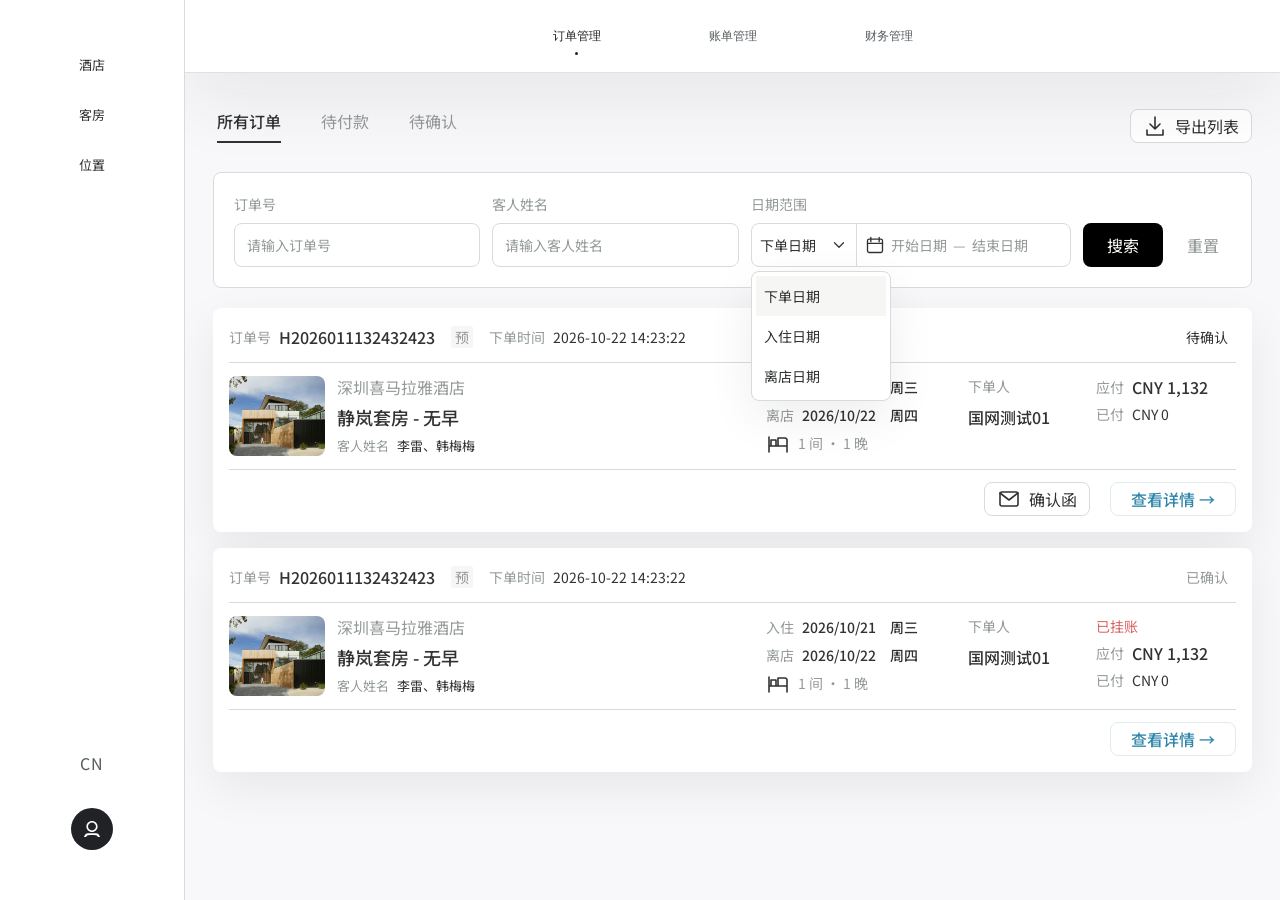
<file: orders.html>
<!doctype html>
<html lang="zh-CN">
<head><link rel="icon" href="assets/favicon.svg?v=4" type="image/svg+xml">
  <meta charset="utf-8">
  <meta name="viewport" content="width=device-width, initial-scale=1">
  <meta name="description" content="查看及管理酒店预订订单。">
  <title>订单管理 · 酒店预订</title>
  <link rel="stylesheet" href="css/base.css">
  <link rel="stylesheet" href="css/orders.css">
  <script type="module" src="js/common.js"></script>
  <script type="module" src="js/orders.js"></script>
</head>
<body class="orders-page">
  <aside class="site-sidebar" data-sidebar="orders"><nav aria-label="主导航"><a class="site-nav-link" href="index.html">酒店</a><a class="site-nav-link" href="rooms.html">客房</a><a class="site-nav-link" href="location.html">位置</a></nav><div class="site-sidebar-footer"><span class="site-language">CN</span><a class="site-account" href="orders.html" aria-label="账户与订单"><img src="assets/home/543d1.svg" alt=""></a></div></aside>
  <main class="orders-main">
    <nav class="orders-topnav" aria-label="账户管理">
      <a class="orders-topnav-active" href="orders.html" aria-current="page">订单管理<img src="assets/orders/82ae8.svg" alt=""></a>
      <button type="button" data-account-panel="bill">账单管理</button>
      <button type="button" data-account-panel="finance">财务管理</button>
    </nav>
    <section class="orders-content" aria-label="订单列表">
      <div class="orders-toolbar">
        <div class="orders-tabs" role="tablist" aria-label="订单状态">
          <button type="button" class="is-active" role="tab" aria-selected="true" data-order-tab="all">所有订单</button>
          <button type="button" role="tab" aria-selected="false" data-order-tab="待付款">待付款</button>
          <button type="button" role="tab" aria-selected="false" data-order-tab="待确认">待确认</button>
        </div>
        <button type="button" class="orders-button orders-export" id="orders-export"><img src="assets/orders/80221.svg" alt="">导出列表</button>
      </div>
      <form class="orders-filters" id="orders-search">
        <label class="orders-field"><span>订单号</span><input type="search" name="order" placeholder="请输入订单号" autocomplete="off"></label>
        <label class="orders-field"><span>客人姓名</span><input type="search" name="guest" placeholder="请输入客人姓名" autocomplete="off"></label>
        <div class="orders-field orders-date-field">
          <span id="orders-date-label">日期范围</span>
          <div class="orders-date-control">
            <div class="orders-date-type">
              <button type="button" id="orders-date-type" aria-expanded="true" aria-controls="orders-date-options"><span>下单日期</span><img src="assets/orders/77fb8.svg" alt=""></button>
              <div class="orders-date-options" id="orders-date-options" role="listbox" aria-label="日期类型">
                <button type="button" role="option" aria-selected="true" data-date-type="created">下单日期</button>
                <button type="button" role="option" aria-selected="false" data-date-type="checkin">入住日期</button>
                <button type="button" role="option" aria-selected="false" data-date-type="checkout">离店日期</button>
              </div>
            </div>
            <button type="button" class="orders-date-range" id="orders-date-range" aria-expanded="false" aria-label="选择订单日期范围"><img src="assets/orders/70c80.svg" alt=""><span id="orders-range-start">开始日期</span><span class="orders-date-dash">—</span><span id="orders-range-end">结束日期</span></button>
            <input type="hidden" name="start" value="">
            <input type="hidden" name="end" value="">
          </div>
        </div>
        <button type="submit" class="orders-search-button">搜索</button>
        <button type="reset" class="orders-reset">重置</button>
      </form>
      <div class="orders-cards" id="orders-cards" aria-live="polite"></div>
      <div class="orders-empty" id="orders-empty" hidden><h2>暂无符合条件的订单</h2><p>试试其他订单号、客人姓名或日期范围。</p><button class="orders-button" type="button" id="orders-clear-search">清除筛选</button></div>
      <nav class="orders-pagination" id="orders-pagination" aria-label="订单分页" hidden><span id="orders-page-info"></span><button type="button" class="orders-button" id="orders-prev">上一页</button><span id="orders-page-number"></span><button type="button" class="orders-button" id="orders-next">下一页</button></nav>
    </section>
  </main>
  <dialog class="orders-dialog" id="orders-dialog" aria-labelledby="orders-dialog-title"><form method="dialog" class="orders-dialog-heading"><h2 id="orders-dialog-title"></h2><button type="submit" aria-label="关闭弹窗">×</button></form><div id="orders-dialog-content"></div></dialog>
</body>
</html>
</file>
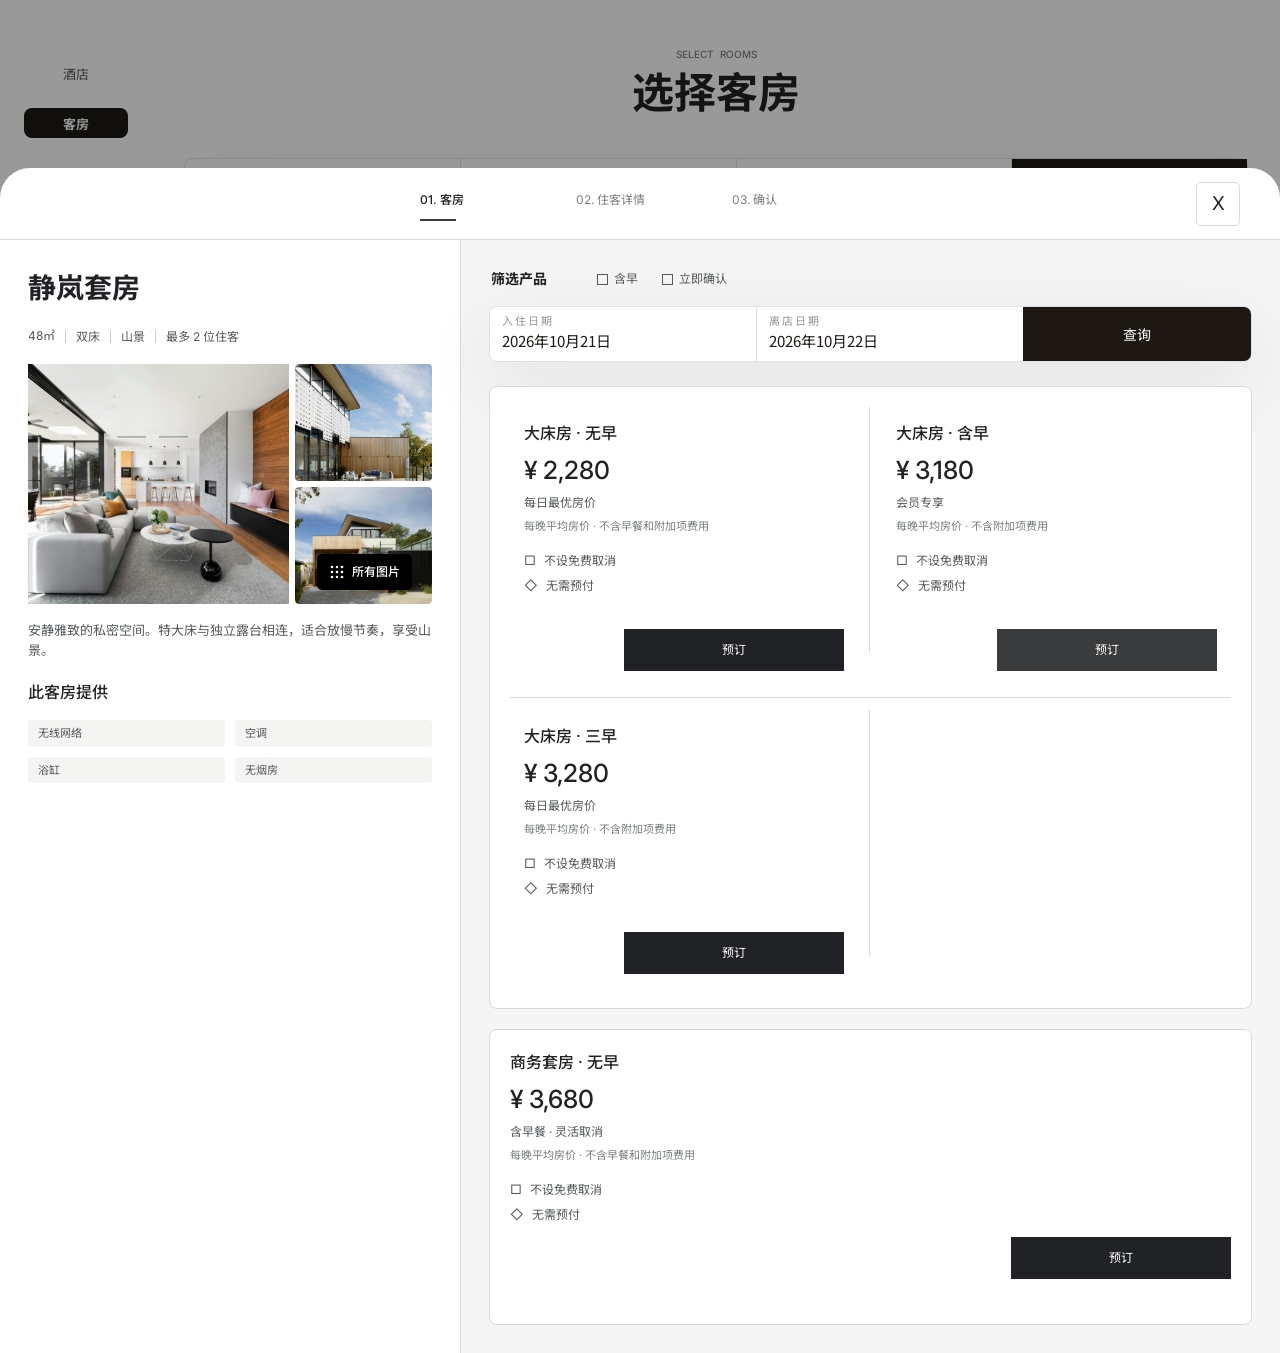
<file: products.html>
<!doctype html>
<html lang="zh-CN">
<head><link rel="icon" href="assets/favicon.svg?v=4" type="image/svg+xml">
  <meta charset="utf-8"><meta name="viewport" content="width=device-width, initial-scale=1, viewport-fit=cover">
  <title>选择客房产品 · STILL HOTEL</title>
  <link rel="stylesheet" href="css/base.css"><link rel="stylesheet" href="css/booking.css">
  <script src="js/api.js"></script><script type="module" src="js/common.js"></script><script type="module" src="js/booking.js"></script>
</head>
<body class="bp-page bp-products" data-page="products">
  <div class="bp-booking-backdrop bp-products-backdrop" aria-hidden="true"><iframe class="bp-underlay" title="" tabindex="-1"></iframe></div>
  <header class="bp-flow-header">
    <a class="bp-header-back" href="rooms.html" aria-label="返回客房列表">←</a>
    <nav class="bp-steps" aria-label="预订流程"><a class="is-current" aria-current="step" href="products.html">01. 客房</a><span>02. 住客详情</span><span>03. 确认</span></nav>
    <a class="bp-close" href="rooms.html" aria-label="关闭产品选择">X</a>
  </header>
  <main class="bp-product-layout">
    <section class="bp-room-detail" aria-labelledby="room-title">
      <h1 id="room-title">静岚套房</h1>
      <div class="bp-room-spec"><span>48㎡</span><span>双床</span><span>山景</span><span>最多 2 位住客</span></div>
      <div class="bp-room-gallery"><img src="assets/booking/956d7.png" alt="静岚套房的床与落地窗"><div><img src="assets/booking/bf387.png" alt="套房空间"><div class="bp-room-gallery-extra"><img src="assets/booking/69c30.png" alt="客房起居区"><a class="bp-all-photos" href="gallery.html?type=room&amp;room=1&amp;from=products" aria-label="查看此房型所有图片"><svg viewBox="0 0 16 16" width="16" height="16" aria-hidden="true"><circle cx="3" cy="3" r="1.3"/><circle cx="8" cy="3" r="1.3"/><circle cx="13" cy="3" r="1.3"/><circle cx="3" cy="8" r="1.3"/><circle cx="8" cy="8" r="1.3"/><circle cx="13" cy="8" r="1.3"/><circle cx="3" cy="13" r="1.3"/><circle cx="8" cy="13" r="1.3"/><circle cx="13" cy="13" r="1.3"/></svg>所有图片</a></div></div></div>
      <p class="bp-room-description">安静雅致的私密空间。特大床与独立露台相连，适合放慢节奏，享受山景。</p>
      <h2>此客房提供</h2>
      <ul class="bp-amenities"><li>无线网络</li><li>空调</li><li>浴缸</li><li>无烟房</li></ul>
    </section>
    <section class="bp-rate-list" aria-label="可用价格列表">
      <div class="bp-filter-header">
        <fieldset class="bp-filters"><legend>筛选产品</legend><label><input type="checkbox" id="breakfast-filter"> 含早</label><label><input type="checkbox" id="instant-filter"> 立即确认</label></fieldset>
        <form id="product-search" class="bp-date-query" novalidate><label><span>入住日期</span><span class="bp-query-date-value">2026年10月21日</span><input type="date" name="checkin" value="2026-10-21" required aria-label="入住日期"></label><label><span>离店日期</span><span class="bp-query-date-value">2026年10月22日</span><input type="date" name="checkout" value="2026-10-22" required aria-label="离店日期"></label><button type="submit">查询</button></form>
      </div>
      <p id="product-status" class="bp-inline-status" role="status" aria-live="polite" hidden></p>
      <div id="rate-results" class="bp-rate-results">
        <div class="bp-rate-group">
          <article class="bp-rate-card is-highlighted" data-breakfast="0" data-instant="true">
            <h2>大床房 · 无早</h2><p class="bp-rate-price">¥ 2,280</p><p class="bp-rate-type">每日最优房价</p><p class="bp-rate-note">每晚平均房价 · 不含早餐和附加项费用</p>
            <ul class="bp-rate-policies"><li><span aria-hidden="true">□</span>不设免费取消</li><li><span aria-hidden="true">◇</span>无需预付</li></ul><a class="bp-book-button" href="booking.html?plan=standard" data-plan="standard">预订</a>
          </article>
          <article class="bp-rate-card" data-breakfast="2" data-instant="true">
            <h2>大床房 · 含早</h2><p class="bp-rate-price">¥ 3,180</p><p class="bp-rate-type">会员专享</p><p class="bp-rate-note">每晚平均房价 · 不含附加项费用</p>
            <ul class="bp-rate-policies"><li><span aria-hidden="true">□</span>不设免费取消</li><li><span aria-hidden="true">◇</span>无需预付</li></ul><a class="bp-book-button bp-secondary-book" href="booking.html?plan=breakfast" data-plan="breakfast">预订</a>
          </article>
          <div class="bp-rate-row-divider" aria-hidden="true"></div>
          <article class="bp-rate-card" data-breakfast="3" data-instant="false">
            <h2>大床房 · 三早</h2><p class="bp-rate-price">¥ 3,280</p><p class="bp-rate-type">每日最优房价</p><p class="bp-rate-note">每晚平均房价 · 不含附加项费用</p>
            <ul class="bp-rate-policies"><li><span aria-hidden="true">□</span>不设免费取消</li><li><span aria-hidden="true">◇</span>无需预付</li></ul><a class="bp-book-button" href="booking.html?plan=triple" data-plan="triple">预订</a>
          </article>
          <div class="bp-rate-empty" aria-hidden="true"></div>
        </div>
        <div class="bp-rate-group bp-single-rate"><article class="bp-rate-card" data-breakfast="0" data-instant="false"><h2>商务套房 · 无早</h2><p class="bp-rate-price">¥ 3,680</p><p class="bp-rate-type">含早餐 · 灵活取消</p><p class="bp-rate-note">每晚平均房价 · 不含早餐和附加项费用</p><ul class="bp-rate-policies"><li><span aria-hidden="true">□</span>不设免费取消</li><li><span aria-hidden="true">◇</span>无需预付</li></ul><a class="bp-book-button" href="booking.html?plan=business" data-plan="business">预订</a></article></div>
      </div>
    </section>
  </main>
</body>
</html>
</file>
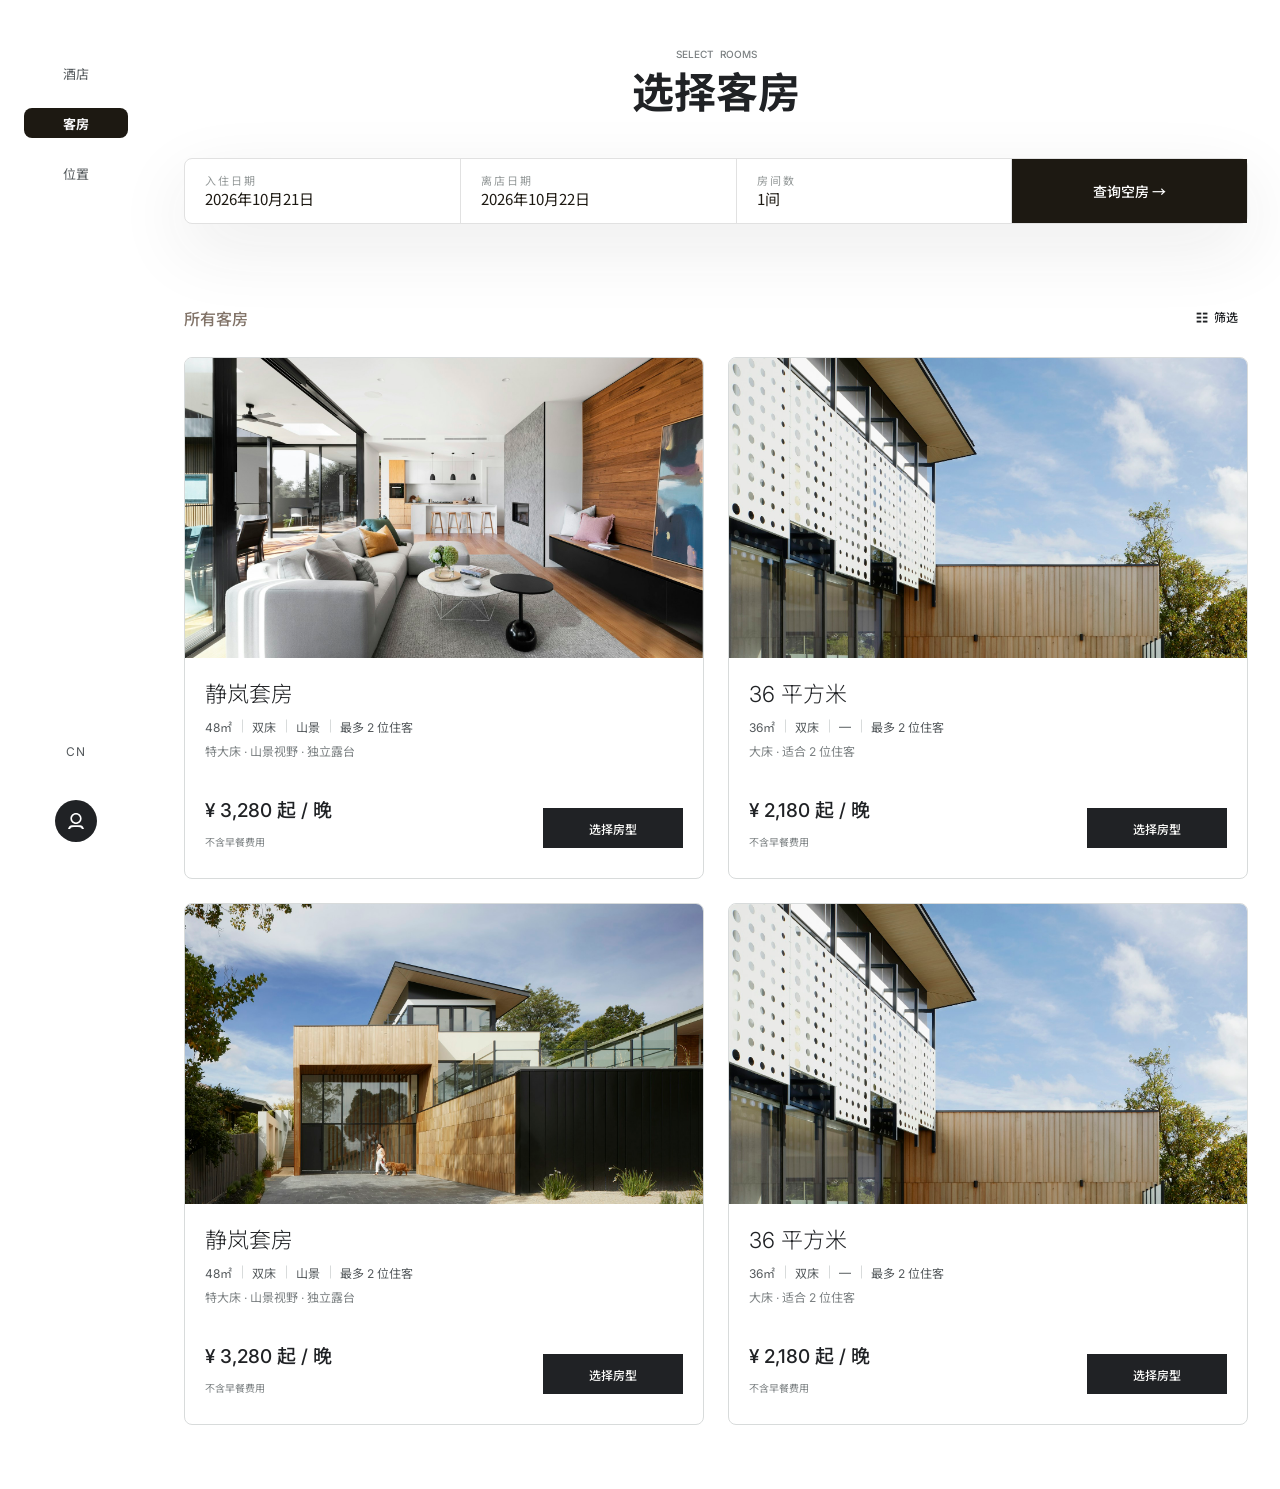
<file: rooms.html>
<!doctype html>
<html lang="zh-CN"><head><link rel="icon" href="assets/favicon.svg?v=4" type="image/svg+xml"><meta charset="utf-8"><meta name="viewport" content="width=device-width, initial-scale=1, viewport-fit=cover"><meta name="theme-color" content="#ffffff"><title>选择客房 · 深圳喜马拉雅酒店</title><link rel="stylesheet" href="css/base.css"><link rel="stylesheet" href="css/rooms.css"></head><body class="rooms-page"><aside class="site-sidebar" data-sidebar="rooms"><nav aria-label="主导航"><a class="site-nav-link" href="index.html">酒店</a><a class="site-nav-link" href="rooms.html" aria-current="page">客房</a><a class="site-nav-link" href="location.html">位置</a></nav><div class="site-sidebar-footer"><span class="site-language">CN</span><a class="site-account" href="orders.html" aria-label="账户与订单"><img src="assets/home/543d1.svg" alt=""></a></div></aside><main class="page-main"><header class="page-heading"><p>SELECT  ROOMS</p><h1>选择客房</h1></header><div class="rooms-search"><form class="search-bar" data-search-form aria-label="查询可预订客房"><label class="search-field"><span class="search-label">入住日期</span><span class="search-value">2026年10月21日</span><input aria-label="入住日期" type="date" name="checkin" value="2026-10-21" required></label><label class="search-field"><span class="search-label">离店日期</span><span class="search-value">2026年10月22日</span><input aria-label="离店日期" type="date" name="checkout" value="2026-10-22" required></label><label class="search-field"><span class="search-label">房间数</span><span class="search-value">1间</span><select aria-label="房间数" name="rooms"><option value="1">1间</option><option value="2">2间</option><option value="3">3间</option><option value="4">4间</option><option value="5">5间</option></select></label><button class="search-submit" type="submit">查询空房 →</button></form></div><div class="rooms-toolbar"><p>所有客房</p><button class="rooms-filter" data-open-filter type="button">☷ &nbsp;筛选</button></div><section class="rooms-grid" aria-label="客房列表"><article class="room-card" data-price="3280" data-view="山景"><a class="room-photo" href="gallery.html?type=room&image=0" aria-label="查看静岚套房照片"><img src="assets/rooms/956d7.png" alt="静岚套房客房照片"></a><div class="room-info"><div class="room-description"><h2>静岚套房</h2><div class="room-specs"><span>48㎡</span><span>双床</span><span>山景</span><span>最多 2 位住客</span></div><p>特大床 · 山景视野 · 独立露台</p></div><div class="room-price"><p class="label">每晚起价</p><p class="amount">¥ 3,280 起 / 晚</p><p class="note">不含早餐费用</p><a class="room-select" data-room="1" href="products.html?room=1">选择房型</a></div></div></article><article class="room-card" data-price="2180" data-view="—"><a class="room-photo" href="gallery.html?type=room&image=1" aria-label="查看36 平方米照片"><img src="assets/rooms/bf387.png" alt="36 平方米客房照片"></a><div class="room-info"><div class="room-description"><h2>36 平方米</h2><div class="room-specs"><span>36㎡</span><span>双床</span><span>—</span><span>最多 2 位住客</span></div><p>大床 · 适合 2 位住客</p></div><div class="room-price"><p class="label">每晚起价</p><p class="amount">¥ 2,180 起 / 晚</p><p class="note">不含早餐费用</p><a class="room-select" data-room="2" href="products.html?room=2">选择房型</a></div></div></article><article class="room-card" data-price="3280" data-view="山景"><a class="room-photo" href="gallery.html?type=room&image=2" aria-label="查看静岚套房照片"><img src="assets/rooms/69c30.png" alt="静岚套房客房照片"></a><div class="room-info"><div class="room-description"><h2>静岚套房</h2><div class="room-specs"><span>48㎡</span><span>双床</span><span>山景</span><span>最多 2 位住客</span></div><p>特大床 · 山景视野 · 独立露台</p></div><div class="room-price"><p class="label">每晚起价</p><p class="amount">¥ 3,280 起 / 晚</p><p class="note">不含早餐费用</p><a class="room-select" data-room="1" href="products.html?room=1">选择房型</a></div></div></article><article class="room-card" data-price="2180" data-view="—"><a class="room-photo" href="gallery.html?type=room&image=0" aria-label="查看36 平方米照片"><img src="assets/rooms/bf387.png" alt="36 平方米客房照片"></a><div class="room-info"><div class="room-description"><h2>36 平方米</h2><div class="room-specs"><span>36㎡</span><span>双床</span><span>—</span><span>最多 2 位住客</span></div><p>大床 · 适合 2 位住客</p></div><div class="room-price"><p class="label">每晚起价</p><p class="amount">¥ 2,180 起 / 晚</p><p class="note">不含早餐费用</p><a class="room-select" data-room="2" href="products.html?room=2">选择房型</a></div></div></article><p class="rooms-empty" hidden>暂无符合条件的客房，请调整筛选条件。</p></section></main><dialog class="ui-dialog" id="room-filter"><button class="ui-dialog-close" data-dialog-close aria-label="关闭筛选">×</button><h2>筛选客房</h2><form id="filter-form"><div class="filter-options"><label><input type="checkbox" name="view" value="山景">山景客房</label><label><input type="checkbox" name="price" value="2500">每晚 ¥ 2,500 以下</label></div><div class="dialog-actions"><button class="ui-button button-outline" data-reset-filter type="button">重置</button><button class="ui-button button-dark" type="submit">应用筛选</button></div></form></dialog><script type="module" src="js/common.js"></script><script type="module" src="js/rooms.js"></script></body></html>
</file>
<file: css/base.css>
@import url('./fonts.css');
@import url('./calendar.css');
:root{--ink:#202225;--text:#313333;--muted:#949999;--border:#d8dbdb;--soft:#f6f6f4;--dark:#1d1912;--motion:180ms cubic-bezier(.2,.7,.25,1);font-family:Inter,'Noto Sans SC','PingFang SC',sans-serif;color:var(--ink);font-synthesis:none;-webkit-font-smoothing:antialiased}
*{box-sizing:border-box}html{scroll-behavior:smooth}body{margin:0;background:#fff;font-size:14px}h1,h2,h3,p{margin:0}a{color:inherit;text-decoration:none}button,input,select,textarea{font:inherit;color:inherit}button,a,input,select,textarea{ -webkit-tap-highlight-color:transparent}button{cursor:pointer;border:0;background:none}button,a,input,select,textarea{transition:background-color var(--motion),border-color var(--motion),box-shadow var(--motion),transform var(--motion),opacity var(--motion)}button:hover,a:hover{filter:brightness(.94)}button:active,a:active{transform:translateY(1px)}button:disabled{cursor:not-allowed;opacity:.45}button:focus-visible,a:focus-visible{outline:2px solid #827469;outline-offset:4px}input:focus,select:focus,textarea:focus{outline:none;border-color:#827469;box-shadow:0 0 0 3px #82746920}input[type=checkbox],input[type=radio]{accent-color:#202225;cursor:pointer;transition:transform var(--motion)}input[type=checkbox]:active,input[type=radio]:active{transform:scale(.85)}img{display:block;max-width:100%}[hidden]{display:none!important}.sr-only{position:absolute;width:1px;height:1px;padding:0;margin:-1px;overflow:hidden;clip:rect(0,0,0,0);white-space:nowrap;border:0}
.site-sidebar{position:fixed;z-index:20;left:40px;top:92px;width:104px;height:calc(100dvh - 184px);min-height:400px;display:flex;flex-direction:column;align-items:center;padding:10px 0;gap:20px}.site-sidebar nav{display:flex;flex-direction:column;gap:20px;width:100%}.site-nav-link{height:30px;width:104px;display:flex;align-items:center;justify-content:center;font-size:13px;color:#555a5d;border-radius:8px}.site-nav-link[aria-current=page]{background:#1d1912;color:#f8f8fa;font-weight:700}.site-sidebar-footer{margin-top:auto;display:flex;flex-direction:column;gap:40px;align-items:center}.site-language{font-size:12px;letter-spacing:.8px;height:18px;color:#555a5d}.site-account{display:grid;place-items:center;border-radius:50%;width:42px;height:42px;background:#202225}.site-account img{width:15.735px;height:16px}.site-account-menu{position:absolute;bottom:0;left:112px;width:156px;padding:8px;border:1px solid var(--border);background:white;border-radius:10px;box-shadow:0 12px 40px #0002}.site-account-menu a{display:block;padding:12px;border-radius:6px}.site-account-menu a:hover{background:var(--soft)}.orders-page .site-sidebar,.detail-page .site-sidebar{left:0;top:0;height:100dvh;min-height:0;width:184px;padding:50px 40px;border-right:1px solid var(--border)}
.page-main{margin-left:224px;padding:92px 40px 64px 0;min-height:1080px}.page-heading{height:80px;display:flex;flex-direction:column;align-items:center;gap:7px}.page-heading p{font-size:10px;font-weight:500;line-height:12px;color:#7b8082;white-space:pre}.page-heading h1{font-size:42px;line-height:51px;font-weight:700}.button-dark{background:var(--ink);color:white}.button-outline{border:1px solid var(--border);background:white}.ui-button{display:inline-flex;align-items:center;justify-content:center;gap:8px;min-height:44px;padding:10px 20px;border-radius:8px}.ui-button img{width:24px;height:24px}.ui-toast{position:fixed;bottom:28px;left:50%;transform:translate(-50%,15px);padding:14px 22px;background:#202225;color:white;box-shadow:0 8px 24px #0002;border-radius:8px;z-index:120;opacity:0;max-width:calc(100vw - 32px);transition:opacity var(--motion),transform var(--motion);pointer-events:none}.ui-toast.is-visible{opacity:1;transform:translate(-50%,0)}
.search-bar{display:flex;height:68px;border:1px solid #e1e1e1;border-radius:8px;background:white;box-shadow:0 24px 72px #272b2b17;overflow:hidden}.search-field{flex:1;position:relative;display:flex;justify-content:center;flex-direction:column;padding:10px 20px;border-right:1px solid #e1e1e1;gap:0;min-width:0;font-family:'PingFang SC','Noto Sans SC',sans-serif}.search-label{font-size:11px;color:#949999;letter-spacing:2px;line-height:16.5px}.search-value{font-size:15px;line-height:22.5px;color:#1d1912;white-space:nowrap}.search-field input,.search-field select{position:absolute;inset:0;opacity:0;width:100%;height:100%;cursor:pointer;border:0}.search-field:focus-within{background:#f6f6f4;box-shadow:inset 0 0 0 2px #827469}.search-submit{flex:1;padding:0;background:#1d1912;color:white;font-family:'PingFang SC','Noto Sans SC',sans-serif;font-size:14px}.global-loading{position:fixed;top:0;left:0;right:0;height:3px;z-index:200;background:#e8e8e5;overflow:hidden}.global-loading:after{content:'';position:absolute;inset:0 auto 0 0;width:35%;background:#202225;animation:load-progress 1s ease-in-out infinite}@keyframes load-progress{from{transform:translateX(-110%)}to{transform:translateX(390%)}}.ui-dialog{max-width:560px;width:calc(100% - 32px);border:1px solid var(--border);border-radius:12px;padding:28px;box-shadow:0 24px 90px #0003;color:var(--text)}.ui-dialog::backdrop{background:#20222560;backdrop-filter:blur(3px)}.ui-dialog h2{font-size:22px;margin-bottom:18px}.ui-dialog p{line-height:1.8;margin-bottom:18px}.ui-dialog-close{float:right;font-size:22px}.dialog-actions{display:flex;justify-content:flex-end;gap:12px;margin-top:24px}
@media(min-width:768px) and (max-height:900px){.site-sidebar{top:48px;height:calc(100dvh - 96px)}.page-main{padding-top:48px}.orders-page .site-sidebar,.detail-page .site-sidebar{top:0;height:100dvh}}
@media(min-width:768px) and (max-width:1439px){.page-main{margin-left:184px;padding-right:32px}.site-sidebar{left:24px}.orders-page .site-sidebar,.detail-page .site-sidebar{left:0}}
@media(max-width:767px){body{font-size:14px}.site-sidebar,.orders-page .site-sidebar,.detail-page .site-sidebar{top:0;left:0;width:100%;height:64px;min-height:0;flex-direction:row;justify-content:space-between;padding:12px 16px;gap:12px;background:#fff;border:0;border-bottom:1px solid #e8e9e9}.site-sidebar nav{flex-direction:row;gap:4px;width:auto}.site-nav-link{width:auto;min-width:54px;height:34px;padding:0 12px}.site-sidebar-footer{margin:0;flex-direction:row;gap:8px}.site-language{display:none}.site-account{width:34px;height:34px}.site-account-menu{top:56px;bottom:auto;left:auto;right:12px}.page-main{margin:0;padding:94px 20px 40px;min-height:100dvh}.page-heading{height:76px}.page-heading h1{font-size:30px;line-height:40px}.search-bar{display:grid;grid-template-columns:repeat(2,minmax(0,1fr));height:128px}.search-field{padding:10px 14px;border-bottom:1px solid #e1e1e1}.search-field:nth-child(2){border-right:0}.search-label{font-size:10px}.search-value{font-size:14px}.ui-toast{bottom:18px;font-size:13px;width:max-content}.ui-dialog{padding:20px}.ui-dialog h2{font-size:20px}}
@media(prefers-reduced-motion:reduce){html{scroll-behavior:auto}*,*:before,*:after{animation-duration:.01ms!important;transition-duration:.01ms!important;animation-iteration-count:1!important}}

@media(max-width:767px){.site-sidebar,.orders-page .site-sidebar,.detail-page .site-sidebar{height:calc(64px + env(safe-area-inset-top));padding-top:calc(12px + env(safe-area-inset-top))}.site-account-menu{top:calc(56px + env(safe-area-inset-top))}.page-main{padding-top:calc(94px + env(safe-area-inset-top))}}

@media(max-width:767px){.orders-page .orders-main,.detail-page .orders-main{padding-top:calc(64px + env(safe-area-inset-top))}}
</file>
<file: css/home.css>
.home-page{overflow-x:hidden}.home-layout{overflow:clip;display:grid;grid-template-columns:minmax(0,904fr) minmax(0,632fr);gap:100px;margin-left:204px;padding:92px 80px 92px 0;min-height:1080px}.home-hero{height:896px;border-radius:30px;position:relative;overflow:hidden;display:flex;align-items:flex-end;background:#252b29}.home-hero>img{position:absolute;inset:0;width:100%;height:100%;object-fit:cover}.home-hero:after{content:'';position:absolute;inset:0;background:#171a1c47}.home-hero-copy{position:relative;z-index:1;width:100%;height:286px;display:flex;flex-direction:column;justify-content:flex-end;padding:0 36px 46px;color:#fcfcfa;background:linear-gradient(to top,#000a 0%,#000a 34.091%,transparent 100%)}.home-hero-copy .eyebrow{font-size:11px;line-height:20px;margin-bottom:10px}.home-hero-copy h2{font-size:28px;font-weight:300;line-height:42px;margin-bottom:8px;white-space:nowrap}.home-hero-copy .intro{font-size:13px;line-height:20px;white-space:nowrap}.home-photos{position:absolute;right:40px;bottom:40px;z-index:2;display:flex;gap:6px;align-items:center;height:33px;padding:1px 11px;border:1px solid #010101;border-radius:8px;background:#010101;color:white;font-size:12px;font-weight:500}.home-photos img{width:24px;height:24px}.home-booking{height:896px;min-width:0;display:flex;flex-direction:column;justify-content:flex-end}.home-intro-spacer{flex:1}.home-welcome{height:190px;flex-shrink:0;font-family:'Intel One Mono','Noto Sans SC',monospace;font-weight:700}.home-welcome p{transform:translateY(-12px);font-size:30px;line-height:41px}.home-welcome span{font-size:24px;font-weight:400}.home-welcome h1{transform:translateY(-8px);font-size:55px;line-height:76px;font-weight:700;white-space:nowrap}.home-booking .search-bar{flex-shrink:0;width:100%}.home-book-heading{display:flex;gap:7px;align-items:baseline;height:22px;flex-shrink:0}.home-book-heading h2{font-size:18px;line-height:22px}.home-book-heading p{font-size:14px;font-weight:700;white-space:pre}.home-room-tools{height:69px;display:flex;align-items:center;gap:30px;color:#827469;font-size:14px;flex-shrink:0}.home-room-tools button{padding:0}.home-room-tools a{margin-left:auto;display:flex;gap:10px;align-items:center;height:33px;white-space:nowrap}.home-room-tools img{width:16px;height:16px}.home-room-strip{display:flex;gap:16px;height:434px;flex-shrink:0;overflow:visible;transition:transform 360ms ease}.home-card{position:relative;width:284px;height:434px;flex-shrink:0;border-radius:30px;overflow:hidden;color:#fcfcfa}.home-card>img{width:100%;height:100%;object-fit:cover;transition:transform 550ms ease}.home-card:hover>img{transform:scale(1.025)}.home-card-copy{position:absolute;top:312px;left:0;width:100%;height:155px;padding:22px 24px 20px;background:#202225d1;display:flex;flex-direction:column;gap:16px}.home-card:nth-child(2) .home-card-copy{top:307px;background:#20222594;gap:8px}.home-card:nth-child(3) .home-card-copy{top:311px;background:#20222594;gap:8px}.home-card-line{display:flex;align-items:center;height:33px;white-space:nowrap;justify-content:space-between}.home-card h3{font-size:22px;font-weight:300}.home-card .price{font-size:20px;font-weight:500}.home-card-bottom{display:flex;justify-content:space-between;align-items:center;font-size:10px;height:22px}.home-card-bottom img{width:52px;height:14px}.home-card:not(:first-child) .home-card-bottom span{visibility:hidden}
@media(min-width:768px) and (max-width:1600px){.home-layout{margin-left:184px;gap:48px;padding-right:40px;grid-template-columns:1.08fr 1fr}.home-welcome h1{font-size:clamp(34px,2.86vw,55px)}.home-welcome p{font-size:26px}.home-hero-copy{padding-left:28px;padding-right:28px}.home-hero-copy h2{font-size:23px;white-space:normal}.home-hero-copy .intro{white-space:normal;max-width:500px}.home-room-tools{gap:20px}.home-booking .search-field{padding-left:12px;padding-right:12px}.home-booking .search-value{font-size:12px}.home-photos{bottom:24px;right:24px}}
@media(min-width:768px) and (max-height:900px){.home-layout{padding-top:48px;padding-bottom:48px;min-height:864px}.home-hero,.home-booking{height:768px}.home-welcome{height:146px}.home-card,.home-room-strip{height:370px}.home-card-copy{top:248px}.home-card:nth-child(2) .home-card-copy{top:243px}.home-card:nth-child(3) .home-card-copy{top:247px}}
@media(max-width:767px){.home-layout{display:flex;flex-direction:column;margin:0;padding:84px 20px 40px;min-height:100dvh;gap:28px}.home-hero{height:360px;width:100%;border-radius:22px}.home-hero-copy{height:210px;padding:0 20px 64px}.home-hero-copy h2{font-size:20px;line-height:28px;white-space:normal}.home-hero-copy .intro{font-size:11px;line-height:18px;white-space:normal}.home-hero-copy .eyebrow{font-size:9px;margin-bottom:6px}.home-photos{right:18px;bottom:18px}.home-booking{height:auto;gap:0}.home-intro-spacer{display:none}.home-welcome{height:auto;margin-bottom:24px}.home-welcome p{font-size:22px;line-height:32px}.home-welcome span{font-size:18px}.home-welcome h1{font-size:34px;line-height:48px}.home-booking .search-bar{margin-bottom:36px}.home-room-tools{height:58px;gap:20px;font-size:12px}.home-book-heading h2{font-size:17px}.home-book-heading p{font-size:12px}.home-room-strip{overflow-x:auto;width:calc(100% + 20px);padding-right:20px;scroll-snap-type:x mandatory;height:386px;transform:none!important}.home-card{width:260px;height:386px;scroll-snap-align:start;border-radius:22px}.home-card-copy{top:264px;padding:22px 18px}.home-card:nth-child(2) .home-card-copy{top:259px}.home-card:nth-child(3) .home-card-copy{top:263px}.home-card h3{font-size:20px}.home-card .price{font-size:18px}}

@media(min-width:768px){.home-hero-copy .eyebrow{transform:translateY(-3px)}.home-hero-copy h2{transform:translateY(-4px)}.home-hero-copy .intro{transform:translateY(-2px)}}

@media(max-width:767px){.home-layout{padding-top:calc(84px + env(safe-area-inset-top))}}
.home-hero:after{background:rgba(23,26,28,.3)}

/* 桌面端按右侧剩余空间分配房型卡片高度；较矮的窗口保留页面滚动。 */
@media (min-width:768px){
  .home-layout{height:100dvh;min-height:720px;grid-template-rows:minmax(0,1fr);padding-top:clamp(48px,8.52dvh,92px);padding-bottom:clamp(48px,8.52dvh,92px)}
  .home-hero,.home-booking{height:auto;min-height:0}
  .home-room-strip{height:auto;min-height:270px;max-height:620px;flex:4 1 270px}
  .home-card{height:100%}
  .home-card-copy,.home-card:nth-child(2) .home-card-copy,.home-card:nth-child(3) .home-card-copy{top:auto;bottom:0;height:auto}
}
@media (min-width:768px) and (max-height:900px){
  .home-welcome{height:clamp(112px,19dvh,146px)}
  .home-room-tools{height:50px}
}
</file>
<file: css/booking.css>
/* 产品选择与预订表单；桌面尺寸沿用 Figma，窄屏按内容重排。 */
.bp-page{margin:0;color:#202225;background:#fff;font-family:Inter,"Noto Sans SC","PingFang SC","Microsoft YaHei",Arial,sans-serif;font-size:13px;line-height:1.5;-webkit-font-smoothing:antialiased}.bp-page *{box-sizing:border-box}.bp-page h1,.bp-page h2,.bp-page h3,.bp-page p,.bp-page ul,.bp-page fieldset{margin:0}.bp-page a{color:inherit;text-decoration:none}.bp-page button,.bp-page input,.bp-page select,.bp-page textarea{font:inherit}.bp-page button,.bp-page a,.bp-page input,.bp-page select,.bp-page textarea{outline-offset:4px}.bp-page button{cursor:pointer}.bp-page [hidden]{display:none!important}.bp-page input::placeholder,.bp-page textarea::placeholder{color:#8b9193;opacity:1}.bp-page button:disabled{cursor:wait;opacity:.6}.bp-page input[type=checkbox],.bp-page input[type=radio]{margin:0;accent-color:#2f87ac;flex-shrink:0}.bp-page a:focus-visible,.bp-page button:focus-visible,.bp-page input:focus-visible,.bp-page textarea:focus-visible,.bp-page select:focus-visible{outline:2px solid #2f87ac}.bp-flow-header{height:72px;display:flex;align-items:center;justify-content:space-between;padding:0 40px;border-bottom:1px solid #d8dbdb;background:#fff;border-radius:30px 30px 0 0;position:relative;z-index:2}.bp-steps{display:flex;justify-content:center;gap:28px;flex:1}.bp-steps>a,.bp-steps>span{position:relative;width:128px;min-height:50px;display:flex;align-items:center;color:#7b8082;font-size:12px;padding-bottom:8px}.bp-steps .is-current{color:#202225;font-weight:500}.bp-steps .is-current:after{content:"";position:absolute;left:0;bottom:8px;width:36px;height:2px;background:#3a3b3d}.bp-booking .bp-steps .is-current:after{width:70px}.bp-close,.bp-header-back{display:grid;place-items:center;flex:0 0 44px;width:44px;height:44px;border:1px solid #d8dbdb;border-radius:5px;font-size:24px;font-weight:300}.bp-header-back{border:0;visibility:hidden}.bp-close:hover{background:#f5f5f5}.bp-product-layout{display:grid;grid-template-columns:680px minmax(0,1fr);min-height:1058px;background:#f5f5f5}.bp-room-detail{padding:40px;border-right:1px solid #d8dbdb;background:#fff;display:flex;flex-direction:column;gap:16px;align-items:stretch}.bp-room-detail h1{font-size:28px;font-weight:700;line-height:40px}.bp-room-spec{height:24px;display:flex;gap:16px;align-items:center;color:#555a5d;font-size:12px}.bp-room-spec span+span{padding-left:16px;border-left:1px solid #c8cbcb;line-height:13px}.bp-room-gallery{display:grid;grid-template-columns:390fr 204fr;gap:6px;height:320px}.bp-room-gallery>img,.bp-room-gallery>div{width:100%;height:320px;min-width:0}.bp-room-gallery img{object-fit:cover;display:block}.bp-room-gallery>div{display:grid;grid-template-rows:1fr 1fr;gap:6px}.bp-room-gallery>div img{width:100%;height:157px;border-radius:4px}.bp-room-description{font-size:13px;line-height:20px;color:#555a5d;min-height:44px}.bp-room-detail h2{font-size:16px;line-height:24px;font-weight:500}.bp-amenities{display:flex;gap:10px;list-style:none;padding:0;min-height:72px}.bp-amenities li{padding:5px 10px;width:130px;max-height:28px;background:#f4f4f2;border-radius:4px;font-size:11px;color:#555a5d}.bp-rate-list{min-width:0;padding:40px;display:flex;flex-direction:column;gap:32px}.bp-filter-header{display:flex;align-items:center;justify-content:space-between;gap:20px;min-height:56px}.bp-filters{border:0;padding:0;flex:1;min-width:180px;display:flex;gap:40px}.bp-filters legend{font-size:14px;font-weight:700;margin-bottom:4px;line-height:34px}.bp-filters label{font-size:12px;color:#555a5d;display:flex;gap:6px;align-items:center;white-space:nowrap}.bp-filters input{appearance:none;width:11px;height:11px;border:1px solid #555a5d;border-radius:0}.bp-filters input:checked{background:#202225;box-shadow:inset 0 0 0 2px #fff}.bp-date-query{display:flex;flex:1;min-width:480px;overflow:hidden;background:#fff;border:1px solid #e1e1e1;border-radius:8px;box-shadow:0 24px 72px rgba(39,43,43,.09);height:56px}.bp-date-query label{padding:5px 20px;display:flex;flex-direction:column;min-width:0;flex:1}.bp-date-query label+label{border-left:1px solid #e1e1e1}.bp-date-query label>span{color:#949999;font-size:11px;letter-spacing:2px}.bp-date-query input{width:100%;min-width:0;border:0;background:transparent;font-size:15px;padding:0;color:#1d1912;line-height:24px;height:24px}.bp-date-query input::-webkit-calendar-picker-indicator{width:12px;padding:0;margin:0;opacity:.55}.bp-date-query button{align-self:stretch;flex:0 0 30%;background:#1d1912;color:#fff;border:0;font-size:14px}.bp-inline-status{padding:12px 16px;background:#fff;border:1px solid #d8dbdb;border-radius:6px;color:#555a5d}.bp-inline-status.is-error{border-color:#c66261;color:#a54342}.bp-inline-status button{margin-left:16px;background:none;border:0;text-decoration:underline;color:inherit}.bp-rate-results{display:flex;flex-direction:column;gap:20px}.bp-rate-group{display:grid;grid-template-columns:repeat(2,minmax(0,1fr));gap:40px 40px;background:#fff;border:1px solid #d8dbdb;border-radius:8px;padding:24px 28px}.bp-rate-card{position:relative;min-width:0;padding:15px 20px;display:flex;flex-direction:column;gap:6px;min-height:278px;border-radius:8px}.bp-rate-card:nth-of-type(2):before,.bp-rate-empty:before{content:"";width:1px;position:absolute;left:-21px;top:0;height:246px;background:#d8dbdb}.bp-rate-empty{position:relative}.bp-rate-card.is-highlighted{background:#f8f8fa}.bp-rate-card h2{font-size:17px;line-height:25px;font-weight:500}.bp-rate-price{font-size:27px;font-weight:500;line-height:36px}.bp-rate-type{font-size:12px;line-height:18px;color:#555a5d}.bp-rate-note{font-size:11px;line-height:17px;min-height:17px;color:#7b8082}.bp-rate-policies{padding:4px 0 1px;list-style:none;display:flex;flex-direction:column;gap:6px;font-size:12px;color:#555a5d}.bp-rate-policies li{height:19px;display:flex;align-items:center;gap:8px}.bp-rate-policies span{font-size:13px}.bp-book-button{display:grid;place-items:center;height:42px;min-height:42px;width:220px;align-self:flex-end;background:#202225;color:#fcfcfa!important;font-size:12px;margin-top:auto;border:0}.bp-secondary-book{background:#3a3b3d}.bp-book-button:hover,.bp-submit:hover{background:#44474a}.bp-single-rate{display:block;height:296px}.bp-single-rate .bp-rate-card{padding:0;min-height:246px}.bp-rate-group.is-filtered{gap:24px}.bp-rate-group.is-filtered .bp-rate-card:before{display:none}.bp-booking-backdrop{height:165px;background:#fff;position:relative;overflow:hidden}.bp-booking-backdrop:after{content:"";position:absolute;inset:0;background:rgba(0,0,0,.4);z-index:1}.bp-backdrop-nav{position:absolute;top:92px;left:40px;width:104px;height:30px;background:#f5f5f5;border-radius:99px;text-align:center;padding:5px;font-weight:700;font-size:13px}.bp-backdrop-photo{position:absolute;top:92px;left:184px;width:924px;height:896px;border-radius:30px;background:url('../assets/booking/7f767.png') center/cover}.bp-backdrop-title{position:absolute;left:1208px;top:92px;display:flex;flex-direction:column;gap:7px}.bp-backdrop-title small{font-size:10px;line-height:15px;color:#7b8082;font-weight:500}.bp-backdrop-title strong{font-size:42px;line-height:58px;font-weight:700}.bp-booking .bp-flow-header{margin-top:0}.bp-booking-content{padding:32px 7.5% 64px;display:grid;grid-template-columns:minmax(0,1fr) 467px;gap:119px;align-items:start;max-width:1920px;margin:auto}.bp-booking-form{display:flex;flex-direction:column;gap:20px;min-width:0}.bp-selection-summary{display:flex;gap:20px;padding:12px 14px;border:1px solid #efefef;border-radius:6px;align-items:center;min-height:96px}.bp-selection-summary img{height:70px;width:98px;object-fit:cover;border-radius:5px}.bp-selection-summary p{font-size:12px;line-height:18px;color:#555a5d;margin-bottom:5px}.bp-selection-summary h1{font-size:18px;line-height:27px;font-weight:500}.bp-form-panel{padding:20px 24px;border:1px solid #efefef;border-radius:10px;display:flex;flex-direction:column;gap:10px;min-width:0}.bp-panel-heading{height:26px;display:flex;align-items:flex-start;justify-content:space-between}.bp-panel-heading h2,.bp-fee-summary h2{font-size:17px;line-height:24px;font-weight:500}.bp-panel-heading p{font-size:11px}.bp-form-label b,.bp-panel-heading b{color:#c66261;font-weight:400}.bp-form-row{display:flex;align-items:center;gap:16px;min-height:34px}.bp-form-label{flex:0 0 150px;color:#7b8082;font-size:13px}.bp-stay-row strong{font-size:17px;line-height:23px;font-weight:700;flex:0 1 520px}.bp-stay-row>span:last-child{white-space:nowrap;font-size:14px;font-weight:500}.bp-form-row>input,.bp-form-row>select{height:40px;max-width:420px;min-width:0;width:100%;border:1px solid #d8dbdb;border-radius:6px;background:#fff;padding:8px 14px;font-size:14px;color:#202225}.bp-form-row>select{font-size:15px;padding:8px 10px}.bp-form-row:has(select){min-height:48px}.bp-minimum-note{color:#c66261;font-size:13px;white-space:nowrap}.bp-name-hint{min-height:24px}.bp-name-hint p{font-size:12px;color:#8b9193;line-height:18px}.bp-name-mode{margin-left:168px;height:28px;display:flex;gap:12px;align-items:center;font-size:14px;font-weight:500}.bp-check-icon{display:grid;place-items:center;width:22px;height:22px;background:#2f87ac;border-radius:50%;color:#fff;font-weight:700;font-size:15px}.bp-guest-rooms{padding-left:168px;display:flex;flex-direction:column;gap:12px}.bp-guest-room{padding:12px 18px;background:#f1f3f5;border-radius:4px;display:flex;flex-direction:column;gap:20px}.bp-guest-row{display:flex;align-items:center;gap:12px;min-height:36px}.bp-guest-row>strong,.bp-guest-row>span{flex:0 0 137px;font-size:13px;color:#555a5d;font-weight:500}.bp-guest-row>input{height:36px;flex:1;min-width:0;border:1px solid #d8dbdb;border-radius:6px;background:#fff;padding:8px 14px;font-size:13px}.bp-add-guest{align-self:flex-start;margin-left:148px;border:0;padding:0;background:transparent;color:#2f80ed;font-size:14px;line-height:20px;font-weight:500}.bp-radio-options{display:flex;gap:16px;flex-wrap:wrap}.bp-radio-options label{display:flex;align-items:center;gap:8px;min-width:150px;font-size:13px}.bp-radio-options input{width:22px;height:22px}.bp-switch{width:48px;height:28px;padding:3px;border:0;border-radius:20px;background:#2f87ac;display:flex;justify-content:flex-end}.bp-switch>span{width:22px;height:22px;border-radius:50%;background:#fff;box-shadow:0 1px 3px #0002}.bp-switch[aria-checked=false]{background:#d8dbdb;justify-content:flex-start}.bp-special-options{padding-left:168px;display:flex;flex-direction:column;gap:10px}.bp-preferences{display:grid;grid-template-columns:repeat(4,minmax(0,1fr));gap:10px 20px}.bp-preferences label{display:flex;gap:8px;align-items:center;min-height:28px;font-size:13px;white-space:nowrap}.bp-preferences input,.bp-policy-agreement input{width:18px;height:18px}.bp-remarks-wrap{border:1px solid #d8dbdb;border-radius:6px;position:relative;height:60px}.bp-remarks-wrap textarea{border:0;border-radius:6px;padding:10px 14px 24px;resize:vertical;width:100%;height:100%;min-height:60px;font-size:13px}.bp-remarks-wrap>span{position:absolute;right:14px;bottom:5px;color:#2f80ed;font-size:12px;pointer-events:none}.bp-contact-panel .bp-form-label{font-size:10px;color:#8b9193}.bp-contact-panel .bp-form-row{min-height:34px}.bp-contact-panel{gap:10px}.bp-policy-panel .bp-form-row{min-height:24px}.bp-policy-panel .bp-form-row p{font-size:11px;color:#7b8082}.bp-policy-agreement{padding:20px 24px;border-radius:10px;background:#f5f5f5}.bp-policy-agreement label{display:flex;align-items:center;gap:8px;font-size:13px;min-height:26px}.bp-fee-summary{border-radius:8px;background:#fff;padding:22px;display:flex;flex-direction:column;gap:18px;min-height:596px;box-shadow:0 24px 36px rgba(0,0,0,.09)}.bp-fee-section{display:flex;flex-direction:column;gap:8px;padding-bottom:18px;border-bottom:1px solid #d8dbdb}.bp-fee-section h3{font-size:12px;color:#7b8082;font-weight:400;line-height:17px}.bp-fee-lines{display:flex;flex-direction:column;gap:8px}.bp-fee-lines p{display:flex;justify-content:space-between;gap:16px;line-height:17px;font-size:11px;font-weight:700}.bp-fee-lines strong{white-space:nowrap;font-weight:700}.bp-fee-subtotal{min-height:24px;display:flex;justify-content:space-between;align-items:center;gap:12px;font-size:12px;color:#555a5d}.bp-fee-subtotal strong{font-size:14px;color:#202225;font-weight:500}.bp-fee-spacer{flex:1}.bp-total{height:48px;background:#f4f4f2;border-radius:6px;display:flex;align-items:center;justify-content:space-between;gap:12px;padding:0 14px;font-size:12px;color:#555a5d}.bp-total strong{font-size:18px;font-weight:500;white-space:nowrap;color:#202225}.bp-submit{display:grid;place-items:center;min-height:44px;width:100%;border:0;background:#202225;color:#fcfcfa!important;font-size:12px;text-decoration:none}.bp-validation-message{padding:12px 16px;border:1px solid #c66261;background:#fff7f6;color:#a54342;border-radius:6px}.bp-page [aria-invalid=true]{border-color:#c66261!important;outline-color:#c66261}.bp-confirmation-dialog{border:0;border-radius:12px;padding:36px;width:min(440px,calc(100% - 32px));text-align:center;box-shadow:0 20px 100px #0003}.bp-confirmation-dialog::backdrop{background:#0006}.bp-confirmation-dialog h2{font-size:24px;font-weight:500;margin:16px 0}.bp-confirmation-dialog p{color:#7b8082;font-size:13px}.bp-confirmation-mark{display:grid;place-items:center;width:52px;height:52px;margin:auto;border-radius:50%;color:white;background:#2f87ac;font-size:28px}.bp-confirmation-number{margin:18px 0!important;color:#202225!important}.bp-confirmation-dialog>button{border:0;background:none;padding:16px;color:#555a5d;font-size:13px}
@media(max-width:1700px){.bp-product-layout{grid-template-columns:35.4167% minmax(0,1fr)}.bp-room-gallery{height:270px}.bp-room-gallery>img,.bp-room-gallery>div{height:270px}.bp-room-gallery>div img{height:132px}.bp-filter-header{align-items:flex-end}.bp-filters{gap:24px;min-width:140px}.bp-date-query{min-width:360px}.bp-date-query label{padding:5px 12px}.bp-rate-group{column-gap:28px;padding:24px}.bp-rate-card{padding:15px 16px}.bp-rate-card:nth-of-type(2):before,.bp-rate-empty:before{left:-15px}.bp-book-button{width:70%;max-width:220px}.bp-booking-content{grid-template-columns:minmax(0,1fr) 350px;gap:48px;padding-left:6%;padding-right:6%}.bp-form-label{flex-basis:112px}.bp-name-mode{margin-left:128px}.bp-guest-rooms,.bp-special-options{padding-left:128px}.bp-guest-row>strong,.bp-guest-row>span{flex-basis:64px}.bp-add-guest{margin-left:76px}.bp-radio-options label{min-width:110px}.bp-radio-options{gap:10px}.bp-minimum-note{white-space:normal;max-width:160px}.bp-preferences{grid-template-columns:repeat(3,minmax(0,1fr));column-gap:12px}.bp-backdrop-title{left:63%}.bp-backdrop-photo{left:9.58%;width:48.125%}}
@media(max-width:1280px){.bp-product-layout{grid-template-columns:36% minmax(0,1fr)}.bp-room-detail,.bp-rate-list{padding:28px}.bp-rate-list{gap:24px}.bp-room-gallery,.bp-room-gallery>img,.bp-room-gallery>div{height:240px}.bp-room-gallery>div img{height:117px}.bp-room-spec{gap:10px}.bp-room-spec span+span{padding-left:10px}.bp-amenities{flex-wrap:wrap;align-content:flex-start}.bp-amenities li{width:calc(50% - 5px)}.bp-filter-header{flex-wrap:wrap;gap:16px}.bp-filters{flex-basis:100%;display:flex}.bp-filters legend{float:left;margin-right:24px;margin-bottom:0;line-height:22px}.bp-date-query{flex:1;min-width:0}.bp-rate-group{padding:20px;column-gap:24px;row-gap:24px}.bp-rate-card{padding:14px}.bp-rate-card:nth-of-type(2):before,.bp-rate-empty:before{left:-13px}.bp-rate-card h2{font-size:16px}.bp-rate-price{font-size:25px}.bp-book-button{width:100%}.bp-booking-content{padding-left:4%;padding-right:4%;grid-template-columns:minmax(0,1fr) 300px;gap:28px}.bp-form-panel{padding:20px}.bp-form-label{flex-basis:95px}.bp-name-mode{margin-left:111px}.bp-guest-rooms,.bp-special-options{padding-left:111px}.bp-stay-row{flex-wrap:wrap;gap:8px 16px}.bp-stay-row strong{flex:1;font-size:14px}.bp-stay-row>span:last-child{margin-left:111px}.bp-name-hint{align-items:flex-start}.bp-guest-row{flex-wrap:wrap;gap:8px}.bp-guest-row>strong{flex-basis:100%}.bp-guest-row>span{display:none}.bp-guest-row>input{flex-basis:calc(50% - 4px)}.bp-guest-room{gap:12px;padding:12px}.bp-add-guest{margin-left:0}.bp-radio-options{gap:12px}.bp-radio-options label{min-width:0}.bp-radio-options input{width:18px;height:18px}.bp-preferences{grid-template-columns:repeat(2,minmax(0,1fr))}.bp-minimum-note{font-size:11px}.bp-backdrop-photo{top:72px}.bp-backdrop-title{top:72px}.bp-backdrop-nav{top:72px}}
@media(max-width:900px){.bp-booking-content{grid-template-columns:1fr;padding:24px 24px 48px;gap:24px}.bp-fee-summary{min-height:0;gap:18px;padding:24px}.bp-fee-spacer{display:none}.bp-form-label{flex-basis:120px}.bp-name-mode{margin-left:136px}.bp-guest-rooms,.bp-special-options{padding-left:136px}.bp-stay-row>span:last-child{margin-left:0}.bp-guest-row>strong{flex-basis:60px}.bp-guest-row>span{display:block;flex-basis:60px}.bp-guest-row>input{flex-basis:0}.bp-add-guest{margin-left:68px}.bp-radio-options label{min-width:90px}.bp-product-layout{grid-template-columns:1fr}.bp-room-detail{border-right:0;border-bottom:1px solid #d8dbdb}.bp-room-gallery{max-width:600px}.bp-room-description{min-height:0}.bp-amenities{min-height:28px;flex-wrap:nowrap}.bp-amenities li{width:130px}.bp-room-detail h1{font-size:26px}.bp-booking-backdrop{height:120px}.bp-backdrop-nav{left:18px;width:72px;top:55px}.bp-backdrop-photo{left:110px;top:40px;width:46%;height:500px}.bp-backdrop-title{left:65%;top:50px}.bp-backdrop-title strong{font-size:28px;line-height:40px}.bp-flow-header{padding:0 24px}.bp-booking .bp-header-back{visibility:visible}}
@media(max-width:600px){.bp-flow-header{height:64px;padding:0 16px;border-radius:20px 20px 0 0;gap:12px}.bp-header-back{display:none}.bp-close{width:32px;height:32px;flex-basis:32px;font-size:22px}.bp-steps{gap:8px;justify-content:space-between}.bp-steps>a,.bp-steps>span{width:auto;min-width:0;font-size:11px;min-height:50px}.bp-steps .is-current:after{bottom:7px}.bp-product-layout{min-height:0}.bp-room-detail{padding:24px 20px;gap:14px}.bp-room-detail h1{font-size:25px;line-height:34px}.bp-room-spec{font-size:11px;gap:10px}.bp-room-spec span+span{padding-left:10px}.bp-room-gallery,.bp-room-gallery>img,.bp-room-gallery>div{height:220px}.bp-room-gallery>div img{height:107px}.bp-room-description{font-size:12px;line-height:21px}.bp-amenities{gap:6px;flex-wrap:wrap;min-height:0}.bp-amenities li{width:calc(25% - 4.5px);white-space:nowrap;font-size:10px;padding:6px 8px;text-align:center}.bp-room-detail h2{font-size:15px}.bp-rate-list{padding:24px 16px 40px;gap:20px}.bp-filters{gap:24px;align-items:center}.bp-filters legend{margin-right:18px;font-size:13px}.bp-date-query{height:58px}.bp-date-query label{padding:7px 9px;flex:1}.bp-date-query label>span{font-size:10px;letter-spacing:1px}.bp-date-query input{font-size:12px;line-height:24px}.bp-date-query input::-webkit-calendar-picker-indicator{display:none}.bp-date-query button{flex-basis:60px;font-size:12px}.bp-rate-group{display:flex;flex-direction:column;gap:18px;padding:16px}.bp-rate-card{padding:18px;min-height:270px}.bp-rate-card:nth-of-type(2):before{display:none}.bp-rate-card:not(.is-highlighted){border:1px solid #efefef}.bp-rate-card h2{font-size:17px}.bp-rate-price{font-size:27px}.bp-rate-empty{display:none}.bp-book-button{max-width:none;margin-top:8px}.bp-single-rate{height:auto}.bp-single-rate .bp-rate-card{padding:18px;min-height:270px}.bp-booking-backdrop{height:96px}.bp-backdrop-nav{display:none}.bp-backdrop-photo{top:25px;left:20px;width:52%;border-radius:20px}.bp-backdrop-title{top:30px;left:61%;gap:4px}.bp-backdrop-title small{font-size:7px}.bp-backdrop-title strong{font-size:23px;line-height:32px}.bp-booking-content{padding:20px 16px 32px;gap:20px}.bp-booking-form{gap:16px}.bp-selection-summary{padding:12px;gap:12px;min-height:88px}.bp-selection-summary img{width:80px;height:60px}.bp-selection-summary h1{font-size:16px}.bp-selection-summary p{font-size:11px}.bp-form-panel{padding:18px 14px;gap:14px}.bp-panel-heading h2,.bp-fee-summary h2{font-size:17px}.bp-form-row{gap:8px;flex-wrap:wrap;min-height:0}.bp-form-label{flex:0 0 100%;font-size:12px}.bp-form-row>input,.bp-form-row>select{max-width:none;flex:1 0 100%;font-size:14px}.bp-stay-row strong{flex-basis:100%;font-size:13px;font-weight:500;line-height:22px}.bp-stay-row>span:last-child{font-size:12px}.bp-minimum-note{font-size:11px;max-width:none}.bp-name-hint p{font-size:11px;line-height:18px}.bp-name-mode{margin-left:0;font-size:13px}.bp-check-icon{width:20px;height:20px;font-size:13px}.bp-guest-rooms,.bp-special-options{padding-left:0}.bp-guest-room{padding:12px;gap:10px}.bp-guest-row{display:grid;grid-template-columns:1fr;gap:10px}.bp-guest-row>span{display:none}.bp-guest-row>strong{font-size:12px}.bp-guest-row>input{width:100%;font-size:12px;height:38px}.bp-add-guest{margin-left:0;font-size:13px}.bp-radio-options{gap:14px;justify-content:space-between;width:100%}.bp-radio-options label{min-width:0;font-size:12px;gap:6px}.bp-form-row:has(.bp-switch){flex-wrap:nowrap}.bp-form-row:has(.bp-switch) .bp-form-label{flex:0 0 70px}.bp-preferences{gap:8px 12px}.bp-preferences label{font-size:11px;gap:6px}.bp-preferences input{width:16px;height:16px}.bp-remarks-wrap{height:78px}.bp-remarks-wrap textarea{font-size:12px;min-height:78px}.bp-contact-panel .bp-form-label{font-size:12px}.bp-contact-panel .bp-form-row{min-height:0}.bp-policy-panel .bp-form-row{gap:8px}.bp-policy-agreement{padding:14px 12px}.bp-policy-agreement label{font-size:11px;align-items:flex-start;line-height:18px}.bp-fee-summary{padding:20px;gap:18px}.bp-total strong{font-size:20px}.bp-submit{min-height:46px;font-size:13px}.bp-confirmation-dialog{padding:28px 24px}.bp-confirmation-dialog h2{font-size:22px}}
/* 日期字段作为共享日历的触发入口，显示格式与设计稿一致。 */
.bp-date-query label{position:relative}.bp-date-query label>.bp-query-date-value{font-size:15px;color:#1d1912;letter-spacing:0;line-height:24px;white-space:nowrap}.bp-date-query label>input{position:absolute;inset:0;width:100%;height:100%;opacity:0;cursor:pointer}.bp-date-query label:focus-within{box-shadow:inset 0 0 0 2px #827469;background:#f9f9f7}
@media(max-width:600px){.bp-date-query label>.bp-query-date-value{font-size:11px}}

/* 与参考稿对齐的桌面垂直节奏。 */
.bp-booking .bp-header-back{display:none}.bp-switch{background:#41cf67;justify-content:flex-start}.bp-switch[aria-checked=false]{justify-content:flex-end}
@media(min-width:1281px){.bp-filter-header{min-height:52px}.bp-date-query{height:52px}.bp-rate-card{min-height:259px}.bp-rate-card:nth-of-type(3){max-width:512px}.bp-single-rate .bp-rate-card{min-height:246px}.bp-needs-panel .bp-form-row:has(#company-order){height:34px;min-height:34px}.bp-needs-panel .bp-form-row:has(#special-needs){height:28px;min-height:28px}.bp-contact-panel .bp-form-row{height:34px;min-height:34px}}
@media(min-width:1281px){.bp-filters label{line-height:14px}.bp-rate-list{padding-bottom:10px}}
/* 价格抽屉在底层房型页下移 168px，坐标对应 Figma section。 */
@media(min-width:901px){.bp-products-backdrop{height:168px}.bp-products-backdrop .bp-backdrop-nav,.bp-products-backdrop .bp-backdrop-photo,.bp-products-backdrop .bp-backdrop-title{top:100px}}
.bp-products,.bp-booking{background:#999}.bp-booking-content{background:#fff}
/* 按完整画布复核的边框尺寸、查询栏比例与原始图层遮罩。 */
.bp-backdrop-photo:after{content:"";position:absolute;inset:0;border-radius:inherit;background:rgba(23,26,28,.28)}
.bp-rate-policies{padding-top:10px;padding-bottom:7px}.bp-single-rate .bp-book-button{margin-top:0}
.bp-radio-options input{appearance:none;border:1px solid #d8dbdb;border-radius:50%;position:relative;background:#fff}.bp-radio-options input:checked{border-color:#2f87ac}.bp-radio-options input:checked:after{content:"";position:absolute;inset:5px;border-radius:50%;background:#2f87ac}
.bp-preferences input,.bp-policy-agreement input{appearance:none;border:1px solid #d8dbdb;background:#fff;position:relative;border-radius:0}.bp-preferences input:checked,.bp-policy-agreement input:checked{background:#2f87ac;border-color:#2f87ac}.bp-preferences input:checked:after,.bp-policy-agreement input:checked:after{content:"";position:absolute;left:5px;top:2px;width:5px;height:9px;border:solid #fff;border-width:0 2px 2px 0;transform:rotate(45deg)}
@media(min-width:1281px){.bp-filter-header{gap:0}.bp-filters label{line-height:15px}.bp-date-query{height:51px}.bp-date-query button{flex:1}.bp-rate-list{padding-bottom:9px}.bp-room-detail h1{line-height:normal;height:40px}.bp-room-detail h2{line-height:normal;height:24px}.bp-room-description{line-height:normal}}
@media(min-width:1701px){.bp-product-layout{grid-template-columns:681px minmax(0,1fr)}}
.bp-date-query button{padding:0}
@media(min-width:1281px){.bp-room-detail h1{line-height:30px}.bp-room-detail h2{line-height:16px}.bp-room-description{line-height:15.7px}.bp-backdrop-title strong{line-height:46px}}

.bp-date-query{font-family:"PingFang SC","Noto Sans SC",sans-serif}.bp-close{font-size:19px;line-height:normal;font-weight:400}
.bp-products-backdrop{overflow:visible}.bp-products-backdrop .bp-underlay{position:fixed;inset:0;width:100%;height:100%;border:0;background:#fff;pointer-events:none;z-index:0}.bp-products-backdrop:after{position:fixed;z-index:1}.bp-products .bp-flow-header,.bp-products .bp-product-layout{position:relative;z-index:2}
.bp-rate-card{transition:background-color .18s ease}.bp-rate-card.is-highlighted{background:transparent}.bp-rate-card:focus-within{background:#f8f8fa}@media(hover:hover) and (pointer:fine){.bp-rate-card:hover{background:#f8f8fa}}
@media(min-width:901px){.bp-fee-summary{position:sticky;top:24px;align-self:start;max-height:calc(100dvh - 48px);overflow:auto;overscroll-behavior:contain}}
.bp-room-gallery-extra{position:relative;min-height:0;overflow:hidden;border-radius:4px}
.bp-room-gallery-extra img{position:absolute;inset:0;width:100%!important;height:100%!important;object-fit:cover}
.bp-all-photos{position:absolute;right:20px;bottom:14px;display:flex;align-items:center;justify-content:center;gap:7px;min-height:36px;padding:0 12px;border-radius:5px;background:#000;color:#fff!important;font-size:12px;font-weight:500;white-space:nowrap;box-shadow:0 2px 12px #0003}
.bp-all-photos:hover{background:#343434}
.bp-all-photos svg{fill:currentColor;flex:none}
@media(max-width:600px){.bp-all-photos{right:8px;bottom:8px;min-height:30px;padding:0 8px;font-size:10px;gap:4px}.bp-all-photos svg{width:12px;height:12px}}

.bp-rate-row-divider{grid-column:1/-1;height:1px;background:#d8dbdb}.bp-rate-group:has(.bp-rate-row-divider:not([hidden])){row-gap:20px}@media(max-width:1280px){.bp-rate-group:has(.bp-rate-row-divider:not([hidden])){row-gap:12px}}@media(max-width:600px){.bp-rate-row-divider{display:none}}
</file>
<file: css/gallery.css>
.gallery-page{background:#fcfcfa}.gallery-main{min-height:100dvh;background:white;padding:34px 7.5% 64px;display:flex;flex-direction:column;gap:24px}.gallery-header{height:54px;display:flex;align-items:center;gap:20px}.gallery-back{display:grid;place-items:center;border:1px solid #d8dbdb;border-radius:5px;width:44px;height:44px;font-size:19px}.gallery-header h1{transform:translateY(-2px);font-size:25px;font-weight:500}.gallery-categories{height:40px;display:flex;align-items:center;justify-content:space-between}.gallery-tabs{display:flex;align-items:center;gap:0}.gallery-tabs button{padding:12px 20px;font-size:13px;color:#555a5d;position:relative}.gallery-tabs button[aria-selected=true]{font-weight:700;color:#202225}.gallery-tabs button[aria-selected=true]:after{content:'';position:absolute;bottom:0;left:50%;width:2px;height:2px;background:#202225}.gallery-room-label{font-size:13px;font-weight:700}.gallery-count{font-size:11px;color:#7b8082}.gallery-line{height:1px;background:#d8dbdb}.gallery-viewer{display:grid;grid-template-columns:164px minmax(0,1fr);gap:24px;height:760px}.gallery-thumbnails{display:flex;flex-direction:column;gap:12px}.gallery-thumbnail{position:relative;height:118px;width:164px;border:0;padding:0;border-radius:5px;overflow:hidden}.gallery-thumbnail[aria-selected=true]:after{content:"";position:absolute;inset:0;border:2px solid #3a3b3d;border-radius:5px}.gallery-thumbnail img{position:absolute;inset:0;width:100%;height:100%;object-fit:cover}.gallery-photo{position:relative;border-radius:6px;overflow:hidden;width:100%;height:100%}.gallery-photo img{width:100%;height:100%;object-fit:cover;transition:opacity 180ms ease}.gallery-step{position:absolute;top:50%;transform:translateY(-50%);display:grid;place-items:center;width:42px;height:42px;border-radius:50%;background:#fffdf4e8;font-size:24px;opacity:0}.gallery-photo:hover .gallery-step,.gallery-step:focus-visible{opacity:1}.gallery-prev{left:20px}.gallery-next{right:20px}.gallery-status{position:absolute;bottom:20px;right:20px;background:#20222590;color:white;padding:8px 12px;border-radius:6px;font-size:12px;opacity:0}.gallery-photo:hover .gallery-status{opacity:1}
@media(min-width:768px) and (max-width:1599px){.gallery-viewer{height:calc((85vw - 188px)*.5263);min-height:480px}}
@media(max-width:767px){.gallery-main{padding:20px 20px 40px;gap:20px}.gallery-header{height:48px;gap:16px}.gallery-header h1{transform:translateY(-2px);font-size:22px}.gallery-categories{height:40px;gap:8px}.gallery-tabs button{padding:12px;font-size:12px}.gallery-count{font-size:10px}.gallery-viewer{display:flex;flex-direction:column-reverse;height:auto;gap:16px}.gallery-photo{height:360px}.gallery-thumbnails{flex-direction:row;gap:10px;overflow-x:auto}.gallery-thumbnail{width:105px;flex-shrink:0;height:80px}.gallery-step{opacity:1;width:34px;height:34px;font-size:20px}.gallery-prev{left:12px}.gallery-next{right:12px}.gallery-status{opacity:1;bottom:12px;right:12px}}
.is-hotel-gallery .gallery-photo:after,.is-hotel-gallery .gallery-thumbnail:before{content:"";position:absolute;inset:0;background:rgba(23,26,28,.3);pointer-events:none;z-index:1}.is-hotel-gallery .gallery-thumbnail[aria-selected=true]:after,.is-hotel-gallery .gallery-step,.is-hotel-gallery .gallery-status{z-index:2}
</file>
<file: css/location.css>
.location-body{display:grid;grid-template-columns:minmax(0,600fr) minmax(0,1016fr);gap:40px;margin-top:32px}.location-intro{display:flex;flex-direction:column;gap:24px;min-width:0}.location-photo{position:relative;height:260px}.location-photo>img{width:100%;height:100%;object-fit:cover;border-radius:30px}.location-photos{position:absolute;bottom:20px;right:20px;display:flex;align-items:center;gap:6px;height:33px;padding:1px 11px;background:white;border:1px solid #010101;border-radius:8px;font-size:12px}.location-photos img{width:24px;height:24px}.location-about{display:flex;flex-direction:column;gap:8px;font-family:'Noto Sans SC',sans-serif}.location-about .eyebrow{font-family:Inter,sans-serif;font-size:10px;line-height:16px;color:#949999;font-weight:500}.location-about h2{font-size:24px;line-height:34px;font-weight:500}.location-about p{font-size:16px;line-height:24px;color:#313333}.location-divider{height:1px;background:#d8dbdb}.location-amenities{font-family:'Noto Sans SC',sans-serif}.location-amenities header{display:flex;justify-content:space-between;align-items:center;height:28px;margin-bottom:16px}.location-amenities h2{font-size:20px;line-height:28px;font-weight:500}.location-amenities header span{font-family:Inter,sans-serif;font-size:10px;font-weight:500;color:#949999}.amenity-row{display:grid;grid-template-columns:84px 1fr;gap:16px;align-items:center;min-height:40px}.amenity-row dt{font-size:14px;line-height:22px;color:#949999}.amenity-row dd{font-size:16px;line-height:24px;color:#313333;margin:0}.location-amenities dl{margin:0}.location-map-column{min-width:0}.location-map{position:relative;width:100%;aspect-ratio:2;background:#f6f6f4;overflow:hidden;border-radius:30px;font-family:'Noto Sans SC',sans-serif;color:#949999}.location-map>img{width:100%;height:100%;object-fit:fill}.map-north{position:absolute;left:95.08%;top:5.12%;font:500 12px/18px Inter,sans-serif}.map-street{position:absolute;font-size:14px;line-height:22px}.map-street-one{left:42.62%;top:15.75%}.map-street-two{left:21.65%;top:46.85%}.map-street-three{left:82.48%;top:71.85%}.map-hotel{position:absolute;left:40.55%;top:27.36%;display:flex;flex-direction:column;align-items:center;gap:4px;color:#313333}.map-hotel-name{display:flex;align-items:center;justify-content:center;height:48px;width:224px;background:#fff;border:1px solid #d8dbdb;border-radius:8px;font-size:16px;font-weight:500}.map-hotel-icon{display:grid;place-items:center;width:32px;height:32px;background:#313333;border-radius:50%}.map-hotel-icon img{width:24px;height:24px}.map-station{position:absolute;left:66.73%;top:62.6%;display:flex;align-items:center;gap:8px;height:32px;font-size:14px;color:#313333;white-space:nowrap}.map-station i{width:8px;height:8px;background:#313333;border-radius:50%}.map-distance{position:absolute;left:56.3%;top:52.76%;height:32px;width:136px;border-radius:8px;display:grid;place-items:center;background:white;color:#313333;font-size:14px}.map-note{position:absolute;left:2.36%;top:89.37%;width:324px;height:30px;border-radius:8px;background:#f6f6f4;display:grid;place-items:center;font-size:12px}.location-address{margin-top:24px;min-height:72px;display:flex;align-items:center;gap:24px;font-family:'Noto Sans SC',sans-serif}.location-address-copy{flex:1;min-width:0;display:flex;flex-direction:column;gap:8px}.location-address h2{font-size:20px;line-height:28px;font-weight:500;color:#313333}.location-address p{font-size:14px;line-height:22px;color:#949999}.location-actions{display:flex;gap:12px}.location-actions .ui-button{width:176px;height:48px;font-size:16px;padding:8px 12px}.location-actions .button-dark{background:#313333}.location-ai{position:fixed;right:40px;bottom:40px;z-index:30;display:flex;align-items:center;gap:12px;padding:0}.location-ai-label{display:grid;place-items:center;width:240px;height:44px;border:1px solid #d8dbdb;border-radius:8px;background:white;font:14px/22px 'Noto Sans SC',sans-serif}.location-ai-orb{display:grid;place-items:center;width:56px;height:56px;border-radius:50%;background:#313333;color:white;font-size:18px;font-weight:500}.ai-panel{position:fixed;z-index:35;right:40px;bottom:112px;width:396px;background:white;border:1px solid #d8dbdb;border-radius:16px;box-shadow:0 16px 60px #2022251c;padding:24px;font-family:'Noto Sans SC',sans-serif}.ai-panel header{display:flex;justify-content:space-between;align-items:center;margin-bottom:16px}.ai-panel h2{font-size:18px}.ai-panel header button{font-size:24px}.ai-panel p{font-size:14px;line-height:24px;color:#555a5d}.ai-prompts{display:flex;gap:8px;flex-wrap:wrap;margin:20px 0}.ai-prompts button{padding:8px 12px;border:1px solid var(--border);border-radius:8px;font-size:12px}.ai-answer{background:var(--soft);padding:12px;border-radius:8px;min-height:64px;font-size:14px;line-height:24px}.ai-panel form{display:flex;margin-top:16px;gap:8px}.ai-panel input{min-width:0;flex:1;border:1px solid var(--border);border-radius:8px;padding:10px;font-size:13px}.ai-panel form button{padding:10px;background:#313333;color:white;border-radius:8px}
@media(min-width:768px) and (max-width:1599px){.location-body{grid-template-columns:4fr 6fr;gap:28px}.location-address{align-items:flex-start;flex-direction:column;gap:16px}.location-actions{width:100%}.location-actions .ui-button{flex:1}.amenity-row{grid-template-columns:76px 1fr;gap:10px}.amenity-row dt{font-size:12px}.amenity-row dd{font-size:14px}.location-about p{font-size:14px;line-height:24px}.location-photo{height:240px}.map-hotel-name{width:160px;height:36px;font-size:12px}.map-hotel-icon{width:26px;height:26px}.map-hotel-icon img{width:20px;height:20px}.map-street{font-size:10px}.map-station{font-size:10px;height:24px;gap:4px}.map-distance{font-size:10px;width:94px;height:24px}.map-note{font-size:9px;width:240px;height:20px}.location-ai-label{display:none}}
@media(max-width:767px){.location-body{grid-template-columns:1fr;gap:32px;margin-top:16px}.location-intro{gap:20px}.location-photo{height:220px}.location-photo>img{border-radius:22px}.location-about h2{font-size:22px;line-height:32px}.location-about p{font-size:14px;line-height:24px}.location-amenities h2{font-size:18px}.amenity-row{grid-template-columns:72px 1fr;gap:12px;min-height:38px}.amenity-row dt{font-size:12px}.amenity-row dd{font-size:13px}.location-map{height:240px;aspect-ratio:auto;border-radius:22px}.map-hotel-name{width:145px;height:32px;font-size:11px}.map-hotel{left:32%;top:27%}.map-hotel-icon{width:24px;height:24px}.map-hotel-icon img{width:18px;height:18px}.map-street{font-size:9px}.map-distance{width:100px;height:22px;font-size:10px;left:49%;top:52%}.map-station{font-size:9px;left:63%;top:63%;gap:4px}.map-station i{width:5px;height:5px}.map-note{font-size:9px;width:230px;height:22px;left:3%;top:87%}.map-north{font-size:9px;left:93%}.location-address{margin-top:20px;flex-direction:column;align-items:stretch;gap:20px}.location-address h2{font-size:18px;line-height:26px}.location-address p{font-size:12px;line-height:20px}.location-actions .ui-button{width:0;flex:1;font-size:14px;padding:8px}.location-actions{gap:10px}.location-page .page-main{padding-bottom:110px}.location-ai{right:20px;bottom:20px}.location-ai-label{display:none}.location-ai-orb{width:50px;height:50px;font-size:16px}.ai-panel{right:16px;bottom:84px;width:calc(100% - 32px);padding:20px}}

@media(max-width:767px){.location-ai{bottom:calc(20px + env(safe-area-inset-bottom))}.ai-panel{bottom:calc(84px + env(safe-area-inset-bottom))}}
.location-photo{overflow:hidden;border-radius:30px}.location-photo>img{border-radius:0}.location-photo:after{content:"";position:absolute;inset:0;background:rgba(23,26,28,.3);pointer-events:none;z-index:1}.location-photos{z-index:2}@media(max-width:767px){.location-photo{border-radius:22px}}

/* 页面和两列内容共同分配视口高度。 */
@media (min-width:768px){
  .location-page .page-main{height:100dvh;min-height:760px;display:flex;flex-direction:column;padding-top:clamp(48px,8.52dvh,92px);padding-bottom:clamp(40px,5.93dvh,64px)}
  .location-body{flex:1;min-height:0;align-items:stretch}
  .location-intro{min-height:0}
  .location-photo{height:auto;flex:1;min-height:160px}
  .location-map-column{display:flex;flex-direction:column;min-height:0}
  .location-map{flex:1;min-height:300px;aspect-ratio:auto}
  .location-map>img{object-fit:fill}
  .location-page{--location-assistant-bottom:calc(clamp(40px,5.93dvh,64px) + 24px + 72px)}
  .location-ai{bottom:var(--location-assistant-bottom)}
  .ai-panel{bottom:calc(var(--location-assistant-bottom) + 72px)}
}
@media (min-width:768px) and (max-width:1599px){
  .location-page{--location-assistant-bottom:calc(clamp(40px,5.93dvh,64px) + 24px + 122px)}
}
@media (min-width:768px) and (max-height:900px){
  .location-intro{gap:8px}
  .location-about{gap:6px}
  .location-about p{font-size:14px;line-height:20px}
  .location-amenities header{margin-bottom:6px}
  .amenity-row{min-height:32px}
}
</file>
<file: css/login.css>
.login-page{margin:0;color:#3f3f3f;background:#fff;font-family:"PingFang SC","Hiragino Sans GB",sans-serif}.login-page *{box-sizing:border-box}.login-main{position:relative;min-height:100dvh;display:flex;align-items:center;justify-content:center;overflow-x:hidden;overflow-y:auto;padding:60px 0 88px}.login-background{position:absolute;inset:0;width:100%;height:100%;object-fit:cover;z-index:0;pointer-events:none}.auth-stage{position:relative;z-index:1;width:100%;min-height:500px;display:flex;align-items:center;justify-content:center;padding:0 32px}.auth-panel[hidden]{display:none!important}.login-card{position:relative;background:#fff;width:450px;height:500px;border:1px solid #e1e1e1;border-radius:30px;box-shadow:0 24px 72px #272b2b17;flex:none}.login-card h1{position:absolute;left:39px;top:49px;margin:0;font-size:28px;line-height:28px;font-weight:600}.login-fields{position:absolute;top:147px;left:41px;right:39px;display:flex;flex-direction:column;gap:30px}.login-field{display:grid;grid-template-columns:68px minmax(0,1fr);align-items:center;height:38px;font-size:14px;line-height:16px;color:#a1a1a1}.login-input-wrap{position:relative;display:block;height:38px}.login-input-wrap>img:first-child{position:absolute;inset:0;width:100%;height:38px;pointer-events:none}.login-input-wrap input{position:relative;display:block;z-index:1;width:100%;height:38px;padding:0 13px;background:transparent;border:1px solid transparent;border-radius:0;color:#3f3f3f;font:400 14px/16px "PingFang SC",sans-serif;outline:none;transition:border-color .2s,box-shadow .2s}.login-input-wrap input::placeholder{color:#a1a1a1;opacity:1}.login-input-wrap input:focus{border-color:#949999;box-shadow:0 0 0 3px #3133330a}.login-input-wrap input[aria-invalid=true]{border-color:#c75b5b}.login-captcha-wrap input{padding-right:64px}.login-captcha-image{position:absolute;right:1px;top:3px;width:54px;height:29px;z-index:2;pointer-events:none}.login-feedback{position:absolute;left:109px;right:39px;top:332px;margin:0;color:#b75555;font-size:12px;line-height:20px}.login-feedback.is-success{color:#568250}.login-footer{position:absolute;bottom:29px;left:0;right:0;padding:31px 39px 0 41px;display:flex;justify-content:space-between;align-items:center}.login-divider{position:absolute;top:0;left:-1px;width:calc(100% + 2px);height:2px}.login-links{display:flex;gap:30px}.login-links button{padding:0;background:none;border:0;font-size:14px;line-height:16px;color:#3f3f3f;white-space:nowrap;cursor:pointer}.login-links button:hover{text-decoration:underline;text-underline-offset:4px}.login-submit{height:42px;min-width:112px;border:0;border-radius:8px;background:#313333;color:#fff;font:400 14px/16px "PingFang SC",sans-serif;cursor:pointer;padding:0 22px;transition:background .2s,transform .2s}.login-card .login-submit{height:38px;min-width:100px;padding:0 20px}.login-submit:hover{background:#151616;transform:translateY(-1px)}.login-submit:active{transform:translateY(0)}.login-submit:disabled{opacity:.55;cursor:wait}.login-copyright{position:absolute;z-index:1;bottom:28px;left:0;right:0;margin:0;text-align:center;color:#a1a1a1;font:400 18px/14px "Hiragino Sans GB","PingFang SC",sans-serif}.auth-panel.is-leaving{opacity:0;transform:translateX(-48px);transition:opacity 50ms ease-out,transform 50ms ease-out}.auth-panel.is-entering{opacity:0;transform:translateX(56px);transition:none}.auth-panel.is-entering.is-active{opacity:1;transform:translateX(0);transition:opacity 200ms ease-in,transform 200ms ease-in}.auth-panel.is-returning{opacity:0;transform:translateX(40px);transition:opacity 150ms ease-out,transform 150ms ease-out}.auth-panel.is-return-enter{opacity:0;transform:translateX(-32px);transition:none}.auth-panel.is-return-enter.is-active{opacity:1;transform:translateX(0);transition:opacity 180ms ease-out,transform 180ms ease-out}
.register-card{width:min(960px,calc(100vw - 64px));padding:50px 64px 34px;border:1px solid #e1e1e1;border-radius:24px;background:#fff;box-shadow:0 24px 72px #272b2b17;flex:none}.register-card form{width:100%}.register-card h1{margin:0 0 38px;font-size:28px;line-height:38px;font-weight:600;color:#3f3f3f}.register-fields{display:flex;flex-direction:column;gap:18px}.register-field{display:grid;grid-template-columns:150px minmax(0,1fr);align-items:center;gap:20px;color:#757575;font-size:15px;line-height:24px}.register-field>span:first-child{text-align:right}.register-field>input,.register-code-control{width:100%;height:44px}.register-field input{width:100%;height:44px;border:1px solid #d8dbdb;border-radius:5px;background:#fff;color:#313333;padding:0 14px;font:400 14px/22px "PingFang SC",sans-serif;outline:none;transition:border-color .18s,box-shadow .18s}.register-field input::placeholder{color:#b4b4b4;opacity:1}.register-field input:focus{border-color:#757d7d;box-shadow:0 0 0 3px #3133330a}.register-field input[aria-invalid=true],.register-agreement input[aria-invalid=true]{border-color:#c75b5b;box-shadow:0 0 0 3px #c75b5b14}.register-code-control{display:flex}.register-code-control input{min-width:0;border-radius:5px 0 0 5px}.register-code-control button{width:126px;flex:none;border:1px solid #d8dbdb;border-left:0;border-radius:0 5px 5px 0;background:#f3f3f3;color:#777;font-size:14px;cursor:pointer}.register-code-control button:hover{background:#e8e8e8;color:#313333}.register-agreement{display:flex;align-items:flex-start;justify-content:center;gap:10px;margin:25px 0 0;color:#888;font-size:13px;line-height:20px;cursor:pointer}.register-agreement input{appearance:none;width:16px;height:16px;margin:2px 0 0;border:1px solid #b9b9b9;border-radius:2px;background:#fff;flex:none;display:grid;place-items:center}.register-agreement input:checked{background:#313333;border-color:#313333}.register-agreement input:checked:after{content:"";width:7px;height:4px;border-left:2px solid #fff;border-bottom:2px solid #fff;transform:rotate(-45deg) translateY(-1px)}.register-agreement a{color:#5f87aa;text-decoration:none}.register-agreement a:hover{text-decoration:underline;text-underline-offset:3px}.register-feedback{min-height:22px;margin:10px 0 0;text-align:center;color:#b75555;font-size:12px;line-height:22px}.register-feedback.is-success{color:#568250}.register-footer{display:flex;align-items:center;justify-content:space-between;margin:18px -64px -34px;padding:24px 64px 28px;border-top:1px solid #e8e8e8}.register-login{border:0;background:none;color:#777;font-size:14px;padding:10px 0;cursor:pointer}.register-login:hover{color:#313333;text-decoration:underline;text-underline-offset:4px}.login-page button:focus-visible,.login-page a:focus-visible,.login-page input:focus-visible{outline:2px solid #2f87ac;outline-offset:3px}
@media(max-width:767px){.login-main{align-items:flex-start;padding:60px 0 78px}.auth-stage{min-height:470px;padding:0 16px}.login-card{width:100%;max-width:450px;height:470px;border-radius:24px}.login-card h1{left:25px;top:39px;font-size:26px}.login-fields{left:25px;right:25px;top:133px;gap:26px}.login-field{grid-template-columns:58px minmax(0,1fr)}.login-footer{left:0;right:0;bottom:29px;padding:26px 25px 0;gap:16px}.login-links{gap:16px}.login-links button{font-size:13px}.login-card .login-submit{min-width:88px;padding:0 12px;font-size:13px}.login-feedback{left:83px;right:25px;top:308px}.login-copyright{bottom:22px;font-size:11px;line-height:20px;padding:0 16px}.login-background{object-position:center}.register-card{width:100%;padding:30px 22px 24px;border-radius:20px}.register-card h1{font-size:25px;line-height:34px;margin-bottom:26px}.register-fields{gap:16px}.register-field{grid-template-columns:1fr;gap:7px;font-size:13px}.register-field>span:first-child{text-align:left}.register-field>input,.register-code-control,.register-field input{height:42px}.register-code-control button{width:106px;font-size:12px}.register-agreement{justify-content:flex-start;margin-top:20px}.register-feedback{text-align:left;margin-top:8px}.register-footer{margin:15px -22px -24px;padding:18px 22px 21px}.register-submit{height:40px;min-width:104px}.is-register-view .auth-stage{min-height:710px}.is-register-view .login-copyright{bottom:16px}}
@media(max-width:390px){.register-card{padding-left:18px;padding-right:18px}.register-footer{margin-left:-18px;margin-right:-18px;padding-left:18px;padding-right:18px}.register-code-control button{width:98px}.register-agreement{font-size:12px}}
@media(prefers-reduced-motion:reduce){.login-page *{transition:none!important}.auth-panel.is-leaving,.auth-panel.is-entering,.auth-panel.is-entering.is-active,.auth-panel.is-returning,.auth-panel.is-return-enter,.auth-panel.is-return-enter.is-active{transform:none}}
@media(min-width:768px){.login-card{border:0;outline:1px solid #e1e1e1;transform:translateY(-.5px)}.login-card h1{left:40px;top:50px}.login-fields{left:42px;right:40px;top:148px}.login-footer{bottom:30px;padding-left:42px;padding-right:40px}.login-divider{top:-.5px;left:-.5px;width:calc(100% + 1px);height:1px}}
</file>
<file: css/orders.css>
.orders-page,.detail-page{margin:0;color:#313333;font:400 16px/1.5 "Noto Sans SC","PingFang SC",sans-serif;background:#f8f8fa;min-height:100dvh}.orders-page *, .detail-page *{box-sizing:border-box}.orders-page p,.detail-page p,.orders-page h1,.orders-page h2,.detail-page h1,.detail-page h2,.detail-page h3,.detail-page dl,.detail-page dd{margin:0}.orders-page button,.detail-page button,.orders-page input,.detail-page input,.detail-page textarea{font:inherit}.orders-page button,.detail-page button{cursor:pointer}.orders-page a,.detail-page a{color:inherit;text-decoration:none}.orders-page button,.detail-page button,.orders-page a,.detail-page a{transition:background .18s,color .18s,box-shadow .18s,transform .18s}.orders-page button:focus-visible,.detail-page button:focus-visible,.orders-page a:focus-visible,.detail-page a:focus-visible{outline:2px solid #2f87ac;outline-offset:3px}.orders-main{margin-left:184px;min-width:0}.orders-topnav{height:72px;border:1px solid #e1e1e1;background:#fff;display:flex;align-items:center;justify-content:center;gap:28px;box-shadow:0 24px 36px #272b2b17;position:relative;z-index:3;font-family:Inter,"PingFang SC",sans-serif}.orders-topnav>a,.orders-topnav>button{display:flex;align-items:center;justify-content:center;flex-direction:column;width:128px;height:50px;font-size:12px;line-height:16px;color:#555a5d;background:none;border:0;position:relative}.orders-topnav .orders-topnav-active{font-weight:700;color:#202225}.orders-topnav-active img{height:3px;width:3px;position:absolute;bottom:6px;left:calc(50% - 1.5px)}.orders-topnav>button:hover,.orders-topnav>a:hover{color:#202225;background:#f6f6f4;border-radius:8px}.orders-content{padding:28px 40px 40px;display:flex;flex-direction:column;gap:20px}.orders-toolbar{display:flex;align-items:center;gap:20px}.orders-tabs{height:52px;display:flex;align-items:center;gap:32px;flex:1;min-width:0}.orders-tabs button{border:0;background:transparent;color:#949999;font-size:16px;line-height:24px;padding:8px 4px;position:relative;height:50px;white-space:nowrap}.orders-tabs button:after{content:"";display:block;height:2px;background:transparent;margin-top:8px;transition:background .18s}.orders-tabs button.is-active{font-weight:500;color:#313333}.orders-tabs button.is-active:after{background:#313333}.orders-tabs button:hover{color:#313333}.orders-button{display:inline-flex;align-items:center;justify-content:center;gap:8px;border:1px solid #d8dbdb;background:#fff;border-radius:8px;padding:4px 12px;min-height:34px;color:#313333;font-size:16px;font-weight:500;line-height:24px;white-space:nowrap}.orders-button img{width:24px;height:24px;flex:none}.orders-button:hover{background:#f6f6f4;box-shadow:0 3px 10px #31333308;transform:translateY(-1px)}.orders-button:active{transform:translateY(0)}.orders-button:disabled{opacity:.4;cursor:default;transform:none;box-shadow:none}.orders-button-plain{border-color:transparent;background:transparent}.orders-primary{background:#313333;color:#fff;border-color:#313333}.orders-primary:hover{background:#151616}.orders-filters{display:flex;align-items:flex-end;gap:16px;padding:20px;border:1px solid #d8dbdb;border-radius:8px;background:#fff;position:relative;z-index:2}.orders-field{display:flex;flex-direction:column;gap:8px;flex:1;min-width:0;color:#949999;font-size:14px;line-height:22px}.orders-field>input{height:44px;width:100%;border:1px solid #d8dbdb;border-radius:8px;padding:0 12px;font-size:16px;line-height:24px;color:#313333;background:white;outline:none}.orders-field>input::placeholder{color:#949999;opacity:1}.orders-field>input:focus{border-color:#757d7d;box-shadow:0 0 0 3px #31333306}.orders-date-control{display:flex;position:relative;min-width:0;height:44px}.orders-date-type{width:140px;flex:none;position:relative}.orders-date-type>button{display:flex;align-items:center;justify-content:space-between;gap:8px;width:100%;height:44px;border:1px solid #d8dbdb;border-radius:8px 0 0 8px;background:white;padding:0 12px;font-size:16px;line-height:24px;color:#313333}.orders-date-type img{width:24px;height:24px}.orders-date-options{position:absolute;top:48px;left:0;width:140px;padding:4px;background:white;border:1px solid #d8dbdb;border-radius:8px;box-shadow:0 16px 24px #00000012;z-index:5}.orders-date-options button{display:flex;align-items:center;height:40px;border:0;background:white;color:#313333;width:100%;padding:0 8px;font-size:14px;line-height:22px;text-align:left}.orders-date-options button[aria-selected=true],.orders-date-options button:hover{background:#f6f6f4}.orders-date-range{margin-left:-1px;display:flex;align-items:center;justify-content:flex-start;gap:12px;height:44px;flex:1;min-width:0;border:1px solid #d8dbdb;border-radius:0 8px 8px 0;background:white;padding:0 12px;color:#949999;font-size:16px;white-space:nowrap}.orders-date-range img{width:24px;height:24px;flex:none}.orders-date-dash{font-size:14px}.orders-search-button{height:44px;width:80px;flex:none;border:0;border-radius:8px;color:#fcfcfa;background:#000;font-weight:500;font-size:16px}.orders-search-button:hover{background:#313333}.orders-reset{width:56px;height:44px;flex:none;padding:0 12px;border:0;background:transparent;color:#949999;font-size:16px}.orders-reset:hover{color:#313333}.orders-cards{display:flex;flex-direction:column;gap:16px}.orders-card{background:white;border-radius:8px;box-shadow:0 16px 24px #00000012;padding:16px;display:flex;flex-direction:column;gap:12px;animation:orders-appear .25s ease both}.orders-card-header{display:flex;align-items:center;gap:16px;min-height:26px}.orders-number,.orders-created{display:flex;align-items:center;gap:8px;white-space:nowrap}.orders-number span,.orders-created span{color:#949999;font-size:14px;line-height:22px}.orders-number strong{font-size:16px;line-height:24px;font-weight:500}.orders-created time{font-size:14px;line-height:22px}.orders-booking-badge{border-radius:2px;padding:0 4px;color:#949999;font-size:14px;line-height:22px;background:#f6f6f4}.orders-state{margin-left:auto;font-size:14px;line-height:22px;padding:2px 8px}.orders-state.is-confirmed{color:#949999}.orders-card hr,.detail-page hr{height:1px;border:0;background:#d8dbdb;width:100%;margin:0;flex:none}.orders-card-body{display:flex;align-items:flex-start;gap:24px}.orders-property{display:flex;gap:16px;align-items:center;flex:1;min-width:0}.orders-property>img{width:112px;height:84px;object-fit:cover;border-radius:8px;flex:none}.orders-property-info{display:flex;flex-direction:column;gap:4px;min-width:0}.orders-property-info>p{font-size:16px;line-height:24px;color:#949999}.orders-property-info h2{font-size:20px;line-height:28px;font-weight:500}.orders-guests{display:flex;align-items:center;gap:8px;font-size:14px;line-height:22px}.orders-guests span:first-child{color:#949999;white-space:nowrap}.orders-dates{width:238px;display:flex;flex-direction:column;gap:4px;flex:none}.orders-dates>div,.orders-amount>div{display:flex;align-items:center;gap:8px}.orders-dates span,.orders-amount span,.orders-booker span{color:#949999;font-size:14px;line-height:22px}.orders-dates strong,.orders-amount strong,.orders-booker strong{font-size:16px;font-weight:500;line-height:24px}.orders-dates img{width:24px;height:24px}.orders-booker{width:132px;display:flex;flex-direction:column;gap:8px;flex:none}.orders-amount{width:180px;display:flex;flex-direction:column;gap:4px;flex:none}.orders-amount .orders-paid{font-size:14px;line-height:22px;color:#313333}.orders-amount .orders-charged{color:#d96363;font-size:14px;line-height:22px}.orders-card-footer{display:flex;justify-content:flex-end;align-items:center;gap:20px}.orders-card-footer .orders-detail-link{height:34px;border-color:#dfebf1;color:#2f87ac;padding:4px 20px}.orders-pagination{display:flex;align-items:center;justify-content:flex-end;gap:14px;color:#949999;font-size:14px;margin-top:6px}.orders-empty{padding:60px 24px;background:#fff;border:1px solid #e1e1e1;border-radius:8px;text-align:center}.orders-empty h2{font-size:20px;font-weight:500}.orders-empty p{margin:12px 0 22px;color:#949999;font-size:14px}
.detail-page{background:#fff}.detail-page .orders-topnav{box-shadow:0 24px 36px #272b2b17}.detail-breadcrumb{padding:20px 144px 8px;display:flex;gap:6px;align-items:center;font-size:14px;line-height:22px;color:#949999}.detail-breadcrumb>a:not(.detail-back-icon){color:#2f87ac}.detail-back-icon{width:24px;height:24px;display:flex;align-items:center;justify-content:center;border:1px solid #d8dbdb;border-radius:50%;margin-right:14px}.detail-back-icon img{width:18px;height:18px;transform:rotate(180deg)}.detail-content{padding:20px 144px 64px}.detail-layout{display:flex;gap:30px;align-items:flex-start}.detail-primary{flex:1;min-width:0;display:flex;flex-direction:column;gap:28px}.detail-panel{background:#f6f6f4;padding:32px;border-radius:8px;display:flex;flex-direction:column;gap:28px;min-width:0}.detail-status-area{display:flex;flex-direction:column;gap:24px;min-height:196px}.detail-status-area h1{font-size:28px;line-height:38px;font-weight:500;color:#6a9f62}.detail-actions{display:flex;align-items:center;gap:16px}.detail-actions .orders-button{padding:12px;min-height:48px}.detail-actions .orders-button:not(.orders-button-plain){flex:1}.detail-timeline{display:flex;flex-direction:column;gap:8px;padding:0;margin:-6px 0 0;list-style:none}.detail-timeline li{display:flex;align-items:center;gap:8px}.detail-timeline li>span{height:22px;width:22px;flex:none;border-radius:50%;background:#000;color:white;text-align:center;font:bold 15px/22px Inter,sans-serif}.detail-timeline p{color:#949999;font-size:16px;font-weight:500;line-height:24px}.detail-ticket{background:white;border-radius:8px;box-shadow:0 16px 24px #00000012;padding:28px;display:flex;flex-direction:column;gap:12px}.detail-hotel{display:flex;gap:24px;align-items:center;min-height:96px}.detail-hotel-photo{width:128px;height:96px;object-fit:cover;border-radius:8px;flex:none}.detail-hotel-heading{display:flex;justify-content:space-between;align-items:flex-start;flex:1;min-width:0;gap:16px}.detail-hotel-heading h2{font-size:24px;line-height:34px;font-weight:500;white-space:nowrap}.detail-hotel-heading p{font-size:16px;line-height:24px;font-weight:500;margin-top:8px}.detail-hotel-contact{display:flex;align-items:center;gap:20px;flex:none}.detail-hotel-contact button{border:0;background:none;padding:0;display:flex;flex-direction:column;align-items:center;font-size:14px;line-height:22px;gap:4px;white-space:nowrap}.detail-hotel-contact button img{width:24px;height:24px}.detail-hotel-contact button:hover{color:#2f87ac}.detail-contact-divider{width:1px;height:30px;object-fit:cover}.detail-stay{display:flex;gap:24px;align-items:center}.detail-stay>div{flex:1;display:flex;flex-direction:column;gap:4px}.detail-stay>div:last-child{align-items:flex-end}.detail-stay span{font-size:14px;line-height:22px;color:#949999}.detail-stay strong{font-size:28px;line-height:38px;font-weight:500;white-space:nowrap}.detail-stay .detail-nights{flex:none;width:64px;align-items:center;font-size:14px;line-height:22px}.detail-nights img{width:24px;height:24px}.detail-nights span{color:#313333}.detail-summary{display:flex;flex-direction:column;gap:12px}.detail-summary>div{display:flex;gap:12px;align-items:center}.detail-summary img{width:24px;height:24px;flex:none}.detail-summary span,.detail-note>span{font-size:14px;line-height:22px;color:#949999}.detail-summary p{font-size:16px;line-height:24px;font-weight:500}.detail-rows{display:flex;flex-direction:column;gap:12px}.detail-rows>div{display:flex;gap:40px;align-items:flex-start}.detail-rows dt{font-size:14px;line-height:22px;color:#949999;flex:none;width:56px}.detail-rows dd{font-size:16px;line-height:24px;font-weight:500;overflow-wrap:anywhere}.detail-preferences{display:flex;flex-direction:column;gap:12px}.detail-preferences h3{font-size:16px;line-height:24px;font-weight:500}.detail-preferences>p{color:#949999;font-size:14px;line-height:22px}.detail-preference-grid{display:grid;grid-template-columns:repeat(3,minmax(0,1fr));gap:12px}.detail-preference-grid label{display:flex;align-items:flex-start;gap:8px;padding:12px;background:#f6f6f4;border-radius:8px;color:#949999;font-size:14px;line-height:22px}.detail-preference-grid input{appearance:none;width:16px;height:16px;margin:0;border:1px solid #d8dbdb;border-radius:3px;background:white;flex:none}.detail-note{display:flex;flex-direction:column;gap:8px;color:#949999}.detail-note p{font-size:16px;line-height:24px;font-weight:500}.detail-metadata{display:flex;gap:24px;align-items:flex-start}.detail-metadata>div{flex:1;min-width:0;display:flex;flex-direction:column;gap:8px}.detail-metadata dt{font-size:14px;line-height:22px;color:#949999}.detail-metadata dd{font-size:16px;line-height:24px;font-weight:500;overflow-wrap:anywhere}.detail-ticket .detail-metadata>div:not(:last-child){color:#949999}.detail-section-heading{display:flex;align-items:center;gap:10px}.detail-panel section>h2,.detail-section-heading h2{font-size:20px;line-height:28px;font-weight:500}.detail-section-heading p{font-size:14px;line-height:22px;color:#949999}.detail-payment,.detail-contact,.detail-transactions{display:flex;flex-direction:column;gap:16px}.detail-upload{display:flex;gap:40px;align-items:center;flex-wrap:wrap}.detail-upload>span{color:#949999;font-size:14px;line-height:22px}.detail-upload label{height:36px;padding:6px 12px;cursor:pointer}.detail-upload p{font-size:13px;color:#6a9f62}.detail-muted{color:#949999}.detail-table-wrap{padding:24px;border-radius:8px;background:#fff;overflow-x:auto}.detail-table-wrap table{width:100%;border-collapse:collapse;white-space:nowrap;font-size:14px;line-height:22px;text-align:left}.detail-table-wrap th{font-weight:400;color:#949999;padding:0 8px 8px}.detail-table-wrap td{padding:8px}.detail-table-wrap tr:nth-child(odd) td{background:#f1f1f1}.detail-bottom-actions{display:flex;align-items:center;justify-content:space-between;gap:16px}.detail-bottom-actions .orders-button{padding:12px}.detail-arrow-back{transform:rotate(180deg)}.detail-cost{width:467px;flex:none;min-height:596px;padding:22px;display:flex;flex-direction:column;gap:18px;border-radius:8px;background:#fff;box-shadow:0 24px 36px #00000017;color:#202225;font-family:Inter,"PingFang SC",sans-serif}.detail-cost h2{font-size:17px;font-weight:700;height:24px;line-height:24px}.detail-cost-group{display:flex;flex-direction:column;gap:8px}.detail-cost-group h3{font-size:14px;font-weight:400;color:#949999;line-height:17px}.detail-cost-group>div{display:flex;align-items:center;justify-content:space-between;gap:8px;font-size:13px;line-height:17px}.detail-cost-group .detail-subtotal{height:24px;font-size:14px}.detail-subtotal>span{color:#949999}.detail-subtotal strong{font-size:18px;font-weight:500;line-height:24px}.detail-cost-total{display:flex;justify-content:space-between;align-items:center;gap:14px;height:48px;margin-top:auto;padding:0 14px;border-radius:6px;background:#f4f4f2}.detail-cost-total>span{font-size:12px;color:#555a5d}.detail-cost-total strong{font-size:18px;font-weight:500;white-space:nowrap}.orders-dialog{width:min(560px,calc(100% - 32px));border:1px solid #d8dbdb;border-radius:16px;padding:28px;color:#313333;box-shadow:0 24px 72px #0003}.orders-dialog::backdrop{background:#20222555;backdrop-filter:blur(4px)}.orders-dialog-heading{display:flex;align-items:center;justify-content:space-between;gap:20px;margin:0 0 22px}.orders-dialog-heading h2{font-size:22px;font-weight:500;margin:0}.orders-dialog-heading button{font-size:28px;line-height:30px;border:0;background:transparent}.orders-dialog p{margin-bottom:16px;color:#6d7373}.orders-dialog dl{display:grid;gap:12px}.orders-dialog dl>div{display:flex;justify-content:space-between;gap:16px}.orders-dialog dt{color:#949999}.orders-dialog dd{margin:0;text-align:right}.orders-dialog-actions{display:flex;justify-content:flex-end;gap:12px;margin-top:24px}.orders-dialog label{display:flex;flex-direction:column;gap:8px;font-size:14px;margin:16px 0}.orders-dialog input,.orders-dialog textarea{width:100%;padding:10px 12px;border:1px solid #d8dbdb;border-radius:8px;color:#313333;background:#fff}.orders-dialog textarea{resize:vertical;min-height:90px}.orders-dialog-feedback{color:#b75555!important;font-size:13px}.detail-proof-image{max-width:240px;max-height:160px;object-fit:contain;background:#fff;padding:8px;border:1px solid #d8dbdb;border-radius:8px}.orders-page [hidden],.detail-page [hidden]{display:none!important}@keyframes orders-appear{from{opacity:0;transform:translateY(3px)}to{opacity:1;transform:none}}
@media(max-width:1800px){.detail-breadcrumb{padding-left:64px;padding-right:64px}.detail-content{padding-left:64px;padding-right:64px}.detail-cost{width:360px}.detail-actions{gap:8px}.detail-actions .orders-button{padding:10px 8px;font-size:14px}.detail-actions .orders-button-plain img{display:none}.detail-hotel-heading h2{font-size:22px}.detail-hotel-contact{gap:12px}.orders-date-type{width:118px}.orders-date-range{gap:8px;padding:0 10px}.orders-date-type>button{font-size:14px}.orders-date-range{font-size:14px}.orders-dates{width:208px}.orders-booker{width:120px}.orders-amount{width:160px}}
@media(max-width:1500px){.orders-filters{display:grid;grid-template-columns:1fr 1fr 1.3fr auto auto;gap:12px}.orders-field input{font-size:14px}.orders-date-control{min-width:300px}.orders-date-type{width:106px}.orders-date-type>button{padding:0 8px}.orders-date-type img{width:18px;height:18px}.orders-date-range{gap:6px;padding:0 8px}.orders-date-range img{width:20px;height:20px}.orders-content{padding-left:28px;padding-right:28px}.orders-card-body{gap:16px}.orders-property>img{width:96px;height:80px}.orders-property{gap:12px}.orders-property-info h2{font-size:18px}.orders-dates{width:186px}.orders-dates strong{font-size:14px}.orders-booker{width:112px}.orders-amount{width:140px}.orders-guests{font-size:13px}.detail-breadcrumb{padding-left:32px;padding-right:32px}.detail-content{padding-left:32px;padding-right:32px}.detail-cost{width:300px}.detail-panel{padding:24px}.detail-layout{gap:24px}.detail-ticket{padding:24px}.detail-hotel-heading{flex-direction:column;gap:12px}.detail-hotel-contact{gap:16px}.detail-hotel-contact button{flex-direction:row;font-size:12px}.detail-hotel-contact button img{width:18px;height:18px}.detail-contact-divider{height:20px}.detail-stay strong{font-size:24px}.detail-actions{flex-wrap:wrap;gap:10px}.detail-status-area{min-height:196px}.detail-actions .orders-button:not(.orders-button-plain){flex:1}.detail-actions .orders-button-plain{font-size:12px;padding:8px 3px}.detail-timeline p{font-size:13px;line-height:22px}.detail-section-heading{align-items:flex-start;flex-direction:column;gap:6px}.detail-cost-total{padding:0 10px}}
@media(max-width:1199px){.orders-filters{grid-template-columns:1fr 1fr auto auto}.orders-date-field{grid-column:1/3;grid-row:2}.orders-search-button{grid-column:3;grid-row:2}.orders-reset{grid-column:4;grid-row:2}.orders-field:nth-child(2){grid-column:2/5}.orders-card-body{flex-wrap:wrap}.orders-property{flex-basis:55%}.orders-dates{width:auto;flex:1}.orders-booker{margin-left:108px;flex:1}.orders-amount{width:auto;flex:1}.detail-layout{flex-direction:column}.detail-primary{width:100%}.detail-cost{width:100%;min-height:0}.detail-cost-total{min-height:48px}.detail-hotel-heading{flex-direction:row}.detail-hotel-contact button{flex-direction:column}.detail-actions{flex-wrap:nowrap}.detail-actions .orders-button-plain{font-size:14px}.detail-section-heading{flex-direction:row}.detail-timeline p{font-size:14px}.detail-stay strong{font-size:28px}}
@media(max-width:767px){.orders-main{margin-left:0;padding-top:64px}.orders-topnav{height:60px;gap:4px;padding:0 12px}.orders-topnav>a,.orders-topnav>button{flex:1;width:auto;font-size:12px;height:48px}.orders-content{padding:18px 16px 32px;gap:16px}.orders-toolbar{gap:10px}.orders-tabs{gap:16px;height:42px}.orders-tabs button{font-size:14px;padding:4px 0;height:38px;line-height:22px}.orders-tabs button:after{margin-top:6px}.orders-export{font-size:12px;line-height:18px;padding:5px 8px;min-height:30px;gap:4px}.orders-export img{width:16px;height:16px}.orders-filters{padding:16px;grid-template-columns:1fr 1fr;gap:14px 10px}.orders-field:nth-child(2){grid-column:auto}.orders-date-field{grid-column:1/-1;grid-row:auto}.orders-date-control{min-width:0}.orders-date-type{width:106px}.orders-date-options{width:130px}.orders-date-range{font-size:12px;gap:5px;padding:0 6px}.orders-date-range img{width:18px;height:18px}.orders-date-range #orders-range-start,.orders-date-range #orders-range-end{overflow:hidden;text-overflow:ellipsis;min-width:0}.orders-search-button{grid-column:1;grid-row:auto;width:100%;height:40px}.orders-reset{grid-column:2;grid-row:auto;width:100%;height:40px;border:1px solid #d8dbdb;border-radius:8px}.orders-field>input{height:42px;padding:0 10px;font-size:13px}.orders-card{padding:14px;gap:12px}.orders-card-header{flex-wrap:wrap;gap:5px 8px;align-items:center}.orders-number{gap:6px}.orders-number span{font-size:12px}.orders-number strong{font-size:13px;line-height:22px}.orders-booking-badge{font-size:11px;line-height:18px}.orders-state{font-size:12px;padding:0;margin-left:auto}.orders-created{order:5;width:100%;gap:6px}.orders-created span,.orders-created time{font-size:11px;line-height:18px}.orders-card-body{gap:14px 12px}.orders-property{flex-basis:100%;gap:12px}.orders-property>img{width:88px;height:74px}.orders-property-info>p{font-size:12px;line-height:20px}.orders-property-info h2{font-size:16px;line-height:24px}.orders-guests{font-size:11px;line-height:18px;gap:6px}.orders-dates{flex-basis:100%;width:100%;display:grid;grid-template-columns:1fr 1fr;gap:6px 12px}.orders-dates>div{gap:6px}.orders-dates strong{font-size:12px;line-height:20px}.orders-dates span{font-size:11px;line-height:18px}.orders-dates>div:last-child{grid-column:1/-1}.orders-dates img{width:18px;height:18px}.orders-booker{margin-left:0;flex:1;gap:2px}.orders-booker span,.orders-amount span{font-size:11px;line-height:18px}.orders-booker strong,.orders-amount strong{font-size:13px;line-height:20px}.orders-amount{align-items:flex-end;gap:2px}.orders-amount .orders-paid{font-size:12px;line-height:20px}.orders-amount .orders-charged{font-size:11px;line-height:18px}.orders-card-footer{gap:10px}.orders-card-footer .orders-button{font-size:12px;line-height:20px;padding:4px 10px;min-height:30px;height:30px}.orders-card-footer img{width:18px;height:18px}.orders-card-footer .orders-detail-link{padding:4px 12px;height:30px}.orders-pagination{justify-content:center;gap:8px;flex-wrap:wrap}.orders-pagination .orders-button{font-size:12px;line-height:20px}.detail-breadcrumb{padding:18px 16px 6px;font-size:12px;gap:4px}.detail-back-icon{margin-right:4px;width:22px;height:22px}.detail-content{padding:16px 16px 32px}.detail-layout{gap:20px}.detail-primary{gap:20px}.detail-panel{padding:16px;gap:20px}.detail-status-area{min-height:0;gap:16px}.detail-status-area h1{font-size:24px;line-height:34px}.detail-actions{flex-wrap:wrap;gap:8px}.detail-actions .orders-button:not(.orders-button-plain){min-width:calc(50% - 4px);flex:1;padding:8px;min-height:40px;font-size:14px}.detail-actions .orders-button-plain{font-size:11px;padding:4px 0;min-height:24px;flex:1;gap:0}.detail-actions .orders-button-plain img{display:none}.detail-timeline{margin:0;gap:10px}.detail-timeline li{align-items:flex-start;gap:6px}.detail-timeline li>span{width:16px;height:16px;line-height:16px;font-size:11px;margin-top:2px}.detail-timeline p{font-size:11px;line-height:18px;overflow-wrap:anywhere;font-weight:400}.detail-ticket{padding:16px;gap:14px}.detail-hotel{gap:12px;align-items:flex-start;min-height:0}.detail-hotel-photo{width:74px;height:74px}.detail-hotel-heading{display:block}.detail-hotel-heading h2{font-size:16px;line-height:24px;white-space:normal}.detail-hotel-heading p{font-size:12px;line-height:20px;margin-top:4px}.detail-hotel-contact{gap:10px;margin-top:8px}.detail-hotel-contact button{font-size:10px;line-height:18px;gap:3px;flex-direction:row}.detail-hotel-contact button img{width:15px;height:15px}.detail-contact-divider{height:16px}.detail-stay{gap:6px}.detail-stay strong{font-size:15px;line-height:24px;white-space:nowrap}.detail-stay span{font-size:11px;line-height:18px}.detail-stay .detail-nights{width:30px;font-size:11px;line-height:18px}.detail-nights img{width:18px;height:18px}.detail-summary img{width:20px;height:20px}.detail-summary span{font-size:11px;line-height:18px}.detail-summary p{font-size:13px;line-height:20px}.detail-rows>div{gap:12px}.detail-rows dt{font-size:11px;width:44px;line-height:20px}.detail-rows dd{font-size:12px;line-height:20px}.detail-preferences h3{font-size:14px;line-height:22px}.detail-preferences>p{font-size:11px;line-height:18px}.detail-preference-grid{grid-template-columns:repeat(2,minmax(0,1fr));gap:8px}.detail-preference-grid label{padding:9px 7px;font-size:11px;line-height:18px;gap:6px}.detail-preference-grid input{width:14px;height:14px}.detail-note>span{font-size:11px;line-height:18px}.detail-note p{font-size:13px;line-height:20px}.detail-metadata{gap:16px;flex-wrap:wrap}.detail-metadata>div{min-width:40%;gap:4px}.detail-metadata dt{font-size:11px;line-height:18px}.detail-metadata dd{font-size:12px;line-height:20px}.detail-panel section>h2,.detail-section-heading h2{font-size:17px;line-height:26px}.detail-section-heading{flex-direction:column;gap:4px}.detail-section-heading p{font-size:11px;line-height:18px}.detail-upload{gap:16px}.detail-upload>span{font-size:11px}.detail-upload label{font-size:13px;height:34px}.detail-table-wrap{padding:12px;max-width:100%}.detail-table-wrap table{font-size:11px;line-height:18px;min-width:640px}.detail-table-wrap th,.detail-table-wrap td{padding:6px 8px}.detail-bottom-actions .orders-button{padding:8px 10px;font-size:12px;min-height:36px}.detail-bottom-actions .orders-button img{width:18px;height:18px}.detail-cost{padding:20px;gap:16px}.detail-cost h2{font-size:17px}.orders-dialog{padding:22px}.orders-dialog-heading h2{font-size:20px}.orders-dialog dl>div{font-size:13px}.orders-dialog .orders-button{font-size:13px}.orders-dialog label{font-size:13px}}
@media(prefers-reduced-motion:reduce){.orders-page *,.detail-page *{animation:none!important;transition:none!important}}
@media print{.detail-page .site-sidebar,.detail-page .orders-topnav,.detail-page .detail-breadcrumb,.detail-actions,.detail-bottom-actions,.detail-upload label,.detail-hotel-contact{display:none!important}.orders-main{margin:0!important;padding:0!important}.detail-content{padding:0}.detail-panel{padding:20px}.detail-layout{display:block}.detail-cost{width:100%;min-height:0;box-shadow:none;break-inside:avoid;margin-top:20px}.detail-ticket{box-shadow:none}.detail-status-area{min-height:0}.detail-transactions,.detail-contact{break-inside:avoid}.detail-table-wrap{overflow:visible}body{print-color-adjust:exact}}
.orders-page .site-sidebar,.detail-page .site-sidebar{background:#fff}
@media(min-width:768px){.orders-page .site-sidebar,.detail-page .site-sidebar{width:185px}.orders-main{margin-left:185px}}
.detail-summary span{display:block}
.detail-table-wrap table{table-layout:fixed}
.detail-table-wrap th:first-child{width:141px}
.detail-table-wrap th:last-child{width:148px}
.orders-topnav,.detail-page .orders-topnav{border:0;outline:1px solid #e1e1e1;box-shadow:0 24px 72px #272b2b17}
.orders-card,.detail-ticket{box-shadow:0 16px 48px #00000012}
.orders-date-options{box-shadow:0 16px 48px #00000012}
.detail-cost{box-shadow:0 24px 72px #00000017}
.detail-actions{filter:drop-shadow(0 16px 24px #00000012)}
.detail-actions .orders-button{border:0}
.detail-actions .orders-button:not(.orders-button-plain){outline:1px solid #d8dbdb}
@media(min-width:1200px){.detail-cost{position:sticky;top:24px;align-self:flex-start;max-height:calc(100dvh - 48px);overflow:auto;overscroll-behavior:contain}}
.orders-coming-soon{min-height:250px;display:flex;flex-direction:column;align-items:center;justify-content:center;gap:22px;color:#949999}.orders-dialog .orders-coming-soon p{margin:0;color:#555a5d;font-size:18px;line-height:28px;font-weight:500}.orders-coming-soon svg{width:76px;height:76px;fill:none;stroke:#555a5d;stroke-width:2.4;stroke-linecap:round;stroke-linejoin:round}
@media(max-width:767px){.orders-coming-soon{min-height:210px}.orders-coming-soon svg{width:66px;height:66px}}
</file>
<file: css/rooms.css>
.rooms-search{height:150px;padding-top:30px}.rooms-search .search-bar{height:66px;overflow:visible}.rooms-search .search-submit{align-self:stretch;font-weight:500}.rooms-toolbar{height:79px;display:flex;align-items:center;justify-content:space-between;color:#827469;font-size:16px;font-weight:500}.rooms-filter{font-size:12px;color:#202225;padding:8px 10px}.rooms-grid{display:grid;grid-template-columns:repeat(2,minmax(0,1fr));gap:24px}.room-card{border:1px solid #d8dbdb;border-radius:8px;overflow:hidden;height:554px;background:white}.room-photo{display:block;height:352px;overflow:hidden}.room-photo img{width:100%;height:100%;object-fit:cover;transition:transform 450ms ease}.room-photo:hover img{transform:scale(1.02)}.room-info{display:flex;gap:20px;justify-content:space-between;height:200px;padding:18px 20px 16px}.room-description{min-width:0;flex:1}.room-description h2{font-size:24px;font-weight:300;height:34px;line-height:normal;margin-bottom:9px}.room-specs{display:flex;align-items:center;gap:16px;height:24px;font-size:12px;color:#555a5d;white-space:nowrap;margin-bottom:9px}.room-specs span+span{position:relative;padding-left:16px}.room-specs span+span:before{content:"";position:absolute;left:0;top:50%;transform:translateY(-50%);width:1px;height:13px;background:var(--border)}.room-description>p{font-size:12px;color:#7b8082;line-height:normal}.room-price{display:flex;flex-direction:column;gap:7px;width:240px;flex-shrink:0}.room-price .label,.room-price .note{font-size:10px;color:#7b8082;height:16px;line-height:normal}.room-price .amount{font-size:20px;font-weight:500;height:28px;line-height:normal;white-space:nowrap}.room-select{display:flex;align-items:center;justify-content:center;height:40px;width:100%;font-size:12px;font-weight:500;background:#202225;color:#fcfcfa}.filter-options{display:grid;gap:16px}.filter-options label{display:flex;align-items:center;gap:10px}.rooms-empty{padding:60px 20px;text-align:center;color:#7b8082;grid-column:1/-1}
@media(min-width:768px) and (max-width:1599px){.room-card{height:auto}.room-photo{height:300px}.room-info{height:220px;flex-wrap:wrap;gap:12px}.room-description{flex-basis:100%}.room-description h2{font-size:22px;margin-bottom:4px}.room-specs{gap:10px;margin-bottom:4px}.room-specs span+span{padding-left:10px}.room-price{width:100%;display:grid;grid-template-columns:1fr 140px;gap:0 12px}.room-price .label{display:none}.room-price .amount{grid-row:1;font-size:19px}.room-price .note{grid-row:2}.room-select{grid-column:2;grid-row:1/3;align-self:center}}
@media(max-width:767px){.rooms-search{height:158px;padding-top:8px}.rooms-search .search-bar{height:128px;overflow:hidden}.rooms-toolbar{height:62px;font-size:14px}.rooms-grid{grid-template-columns:1fr;gap:20px}.room-card{height:auto}.room-photo{height:225px}.room-info{height:auto;padding:16px;flex-direction:column;gap:18px}.room-description h2{font-size:22px;height:auto;line-height:30px;margin-bottom:8px}.room-specs{font-size:10px;gap:8px}.room-specs span+span{padding-left:8px}.room-description>p{font-size:11px}.room-price{width:100%;display:grid;grid-template-columns:1fr 122px;gap:0 10px}.room-price .label{display:none}.room-price .amount{font-size:18px;grid-row:1}.room-price .note{grid-row:2}.room-select{grid-column:2;grid-row:1/3;align-self:center;min-height:44px}}
.room-photo-frame{height:352px;position:relative;overflow:hidden}
.room-photo-frame .room-photo{position:absolute;inset:0;z-index:0;height:100%}
.room-photo-step{position:absolute;top:50%;z-index:2;transform:translateY(-50%);display:grid;place-items:center;width:48px;height:48px;border-radius:6px;background:#fff;color:#1d1912;box-shadow:0 2px 12px #0002;opacity:0;transition:opacity .18s ease,background-color .18s ease}
.room-photo-step:hover{background:#f3f1ed}
.room-photo-step:active{transform:translateY(-50%)}
.room-photo-step:before{content:"";width:13px;height:13px;border-top:2px solid currentColor;border-right:2px solid currentColor}
.room-photo-prev{left:20px}
.room-photo-prev:before{transform:translateX(3px) rotate(-135deg)}
.room-photo-next{right:20px}
.room-photo-next:before{transform:translateX(-3px) rotate(45deg)}
.room-photo-frame:hover .room-photo-step,.room-photo-frame:focus-within .room-photo-step{opacity:1}
.room-photo-step:focus-visible{outline:2px solid #1d1912;outline-offset:2px}
.search-submit:disabled{opacity:.68;cursor:wait}
@media(min-width:768px) and (max-width:1599px){.room-photo-frame{height:300px}}
@media(max-width:767px){.room-photo-frame{height:225px}.room-photo-step{width:40px;height:40px}.room-photo-prev{left:12px}.room-photo-next{right:12px}}
@media(hover:none){.room-photo-step{opacity:1}}
</file>
